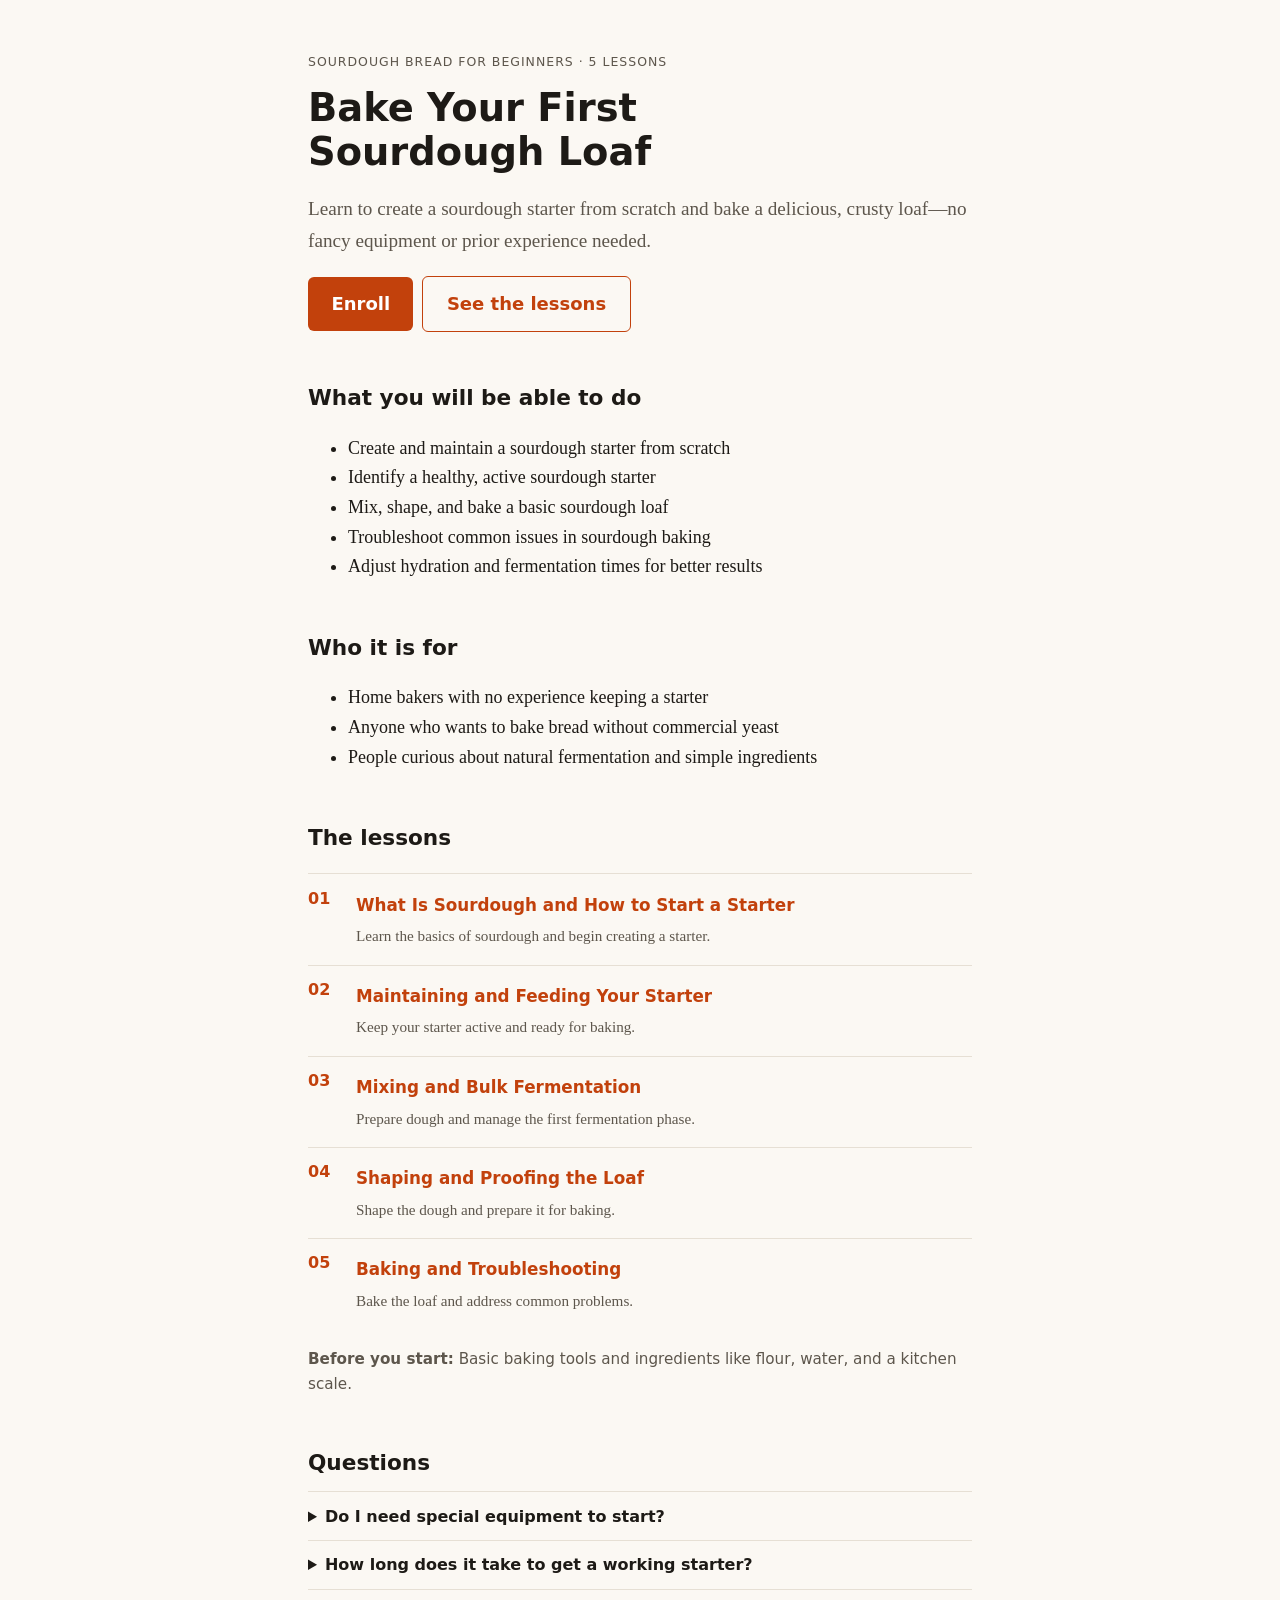
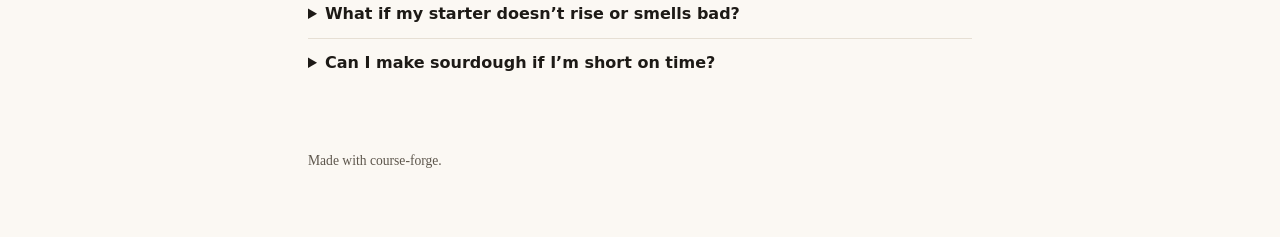
<file: examples/sourdough/site/index.html>
<!doctype html><html lang="en"><head><meta charset="utf-8"><meta name="viewport" content="width=device-width,initial-scale=1"><title>Sourdough Bread for Beginners</title><link rel="stylesheet" href="style.css"></head><body><div class="wrap"><p class="label">Sourdough Bread for Beginners · 5 lessons</p><h1>Bake Your First Sourdough Loaf</h1><p class="lead">Learn to create a sourdough starter from scratch and bake a delicious, crusty loaf—no fancy equipment or prior experience needed.</p><p><a class="btn" id="enroll" href="#enroll">Enroll</a><a class="btn ghost" href="#syllabus">See the lessons</a></p><h2>What you will be able to do</h2><ul><li>Create and maintain a sourdough starter from scratch</li><li>Identify a healthy, active sourdough starter</li><li>Mix, shape, and bake a basic sourdough loaf</li><li>Troubleshoot common issues in sourdough baking</li><li>Adjust hydration and fermentation times for better results</li></ul><h2>Who it is for</h2><ul><li>Home bakers with no experience keeping a starter</li><li>Anyone who wants to bake bread without commercial yeast</li><li>People curious about natural fermentation and simple ingredients</li></ul><h2 id="syllabus">The lessons</h2><ol class="syllabus"><li><a href="lessons/01.html">What Is Sourdough and How to Start a Starter</a><p>Learn the basics of sourdough and begin creating a starter.</p></li><li><a href="lessons/02.html">Maintaining and Feeding Your Starter</a><p>Keep your starter active and ready for baking.</p></li><li><a href="lessons/03.html">Mixing and Bulk Fermentation</a><p>Prepare dough and manage the first fermentation phase.</p></li><li><a href="lessons/04.html">Shaping and Proofing the Loaf</a><p>Shape the dough and prepare it for baking.</p></li><li><a href="lessons/05.html">Baking and Troubleshooting</a><p>Bake the loaf and address common problems.</p></li></ol><p class="meta"><strong>Before you start:</strong> Basic baking tools and ingredients like flour, water, and a kitchen scale.</p><h2>Questions</h2><details><summary>Do I need special equipment to start?</summary><p>No. You only need a jar, flour, and water. Everything else is basic kitchen gear. We’ll walk you through what you need step by step.</p></details><details><summary>How long does it take to get a working starter?</summary><p>Most people see signs of activity in 5 to 7 days, but it can take up to 10. The key is consistent feeding and patience—no rush.</p></details><details><summary>What if my starter doesn’t rise or smells bad?</summary><p>A sour or slightly funky smell is normal. If it’s slimy or has mold, discard it and start over. Most issues come from inconsistent feeding or temperature.</p></details><details><summary>Can I make sourdough if I’m short on time?</summary><p>Yes. We cover flexible schedules and simple timing adjustments. Even with a busy life, you can maintain a starter and bake every few weeks.</p></details><footer>Made with course-forge.</footer></div></body></html>
</file>
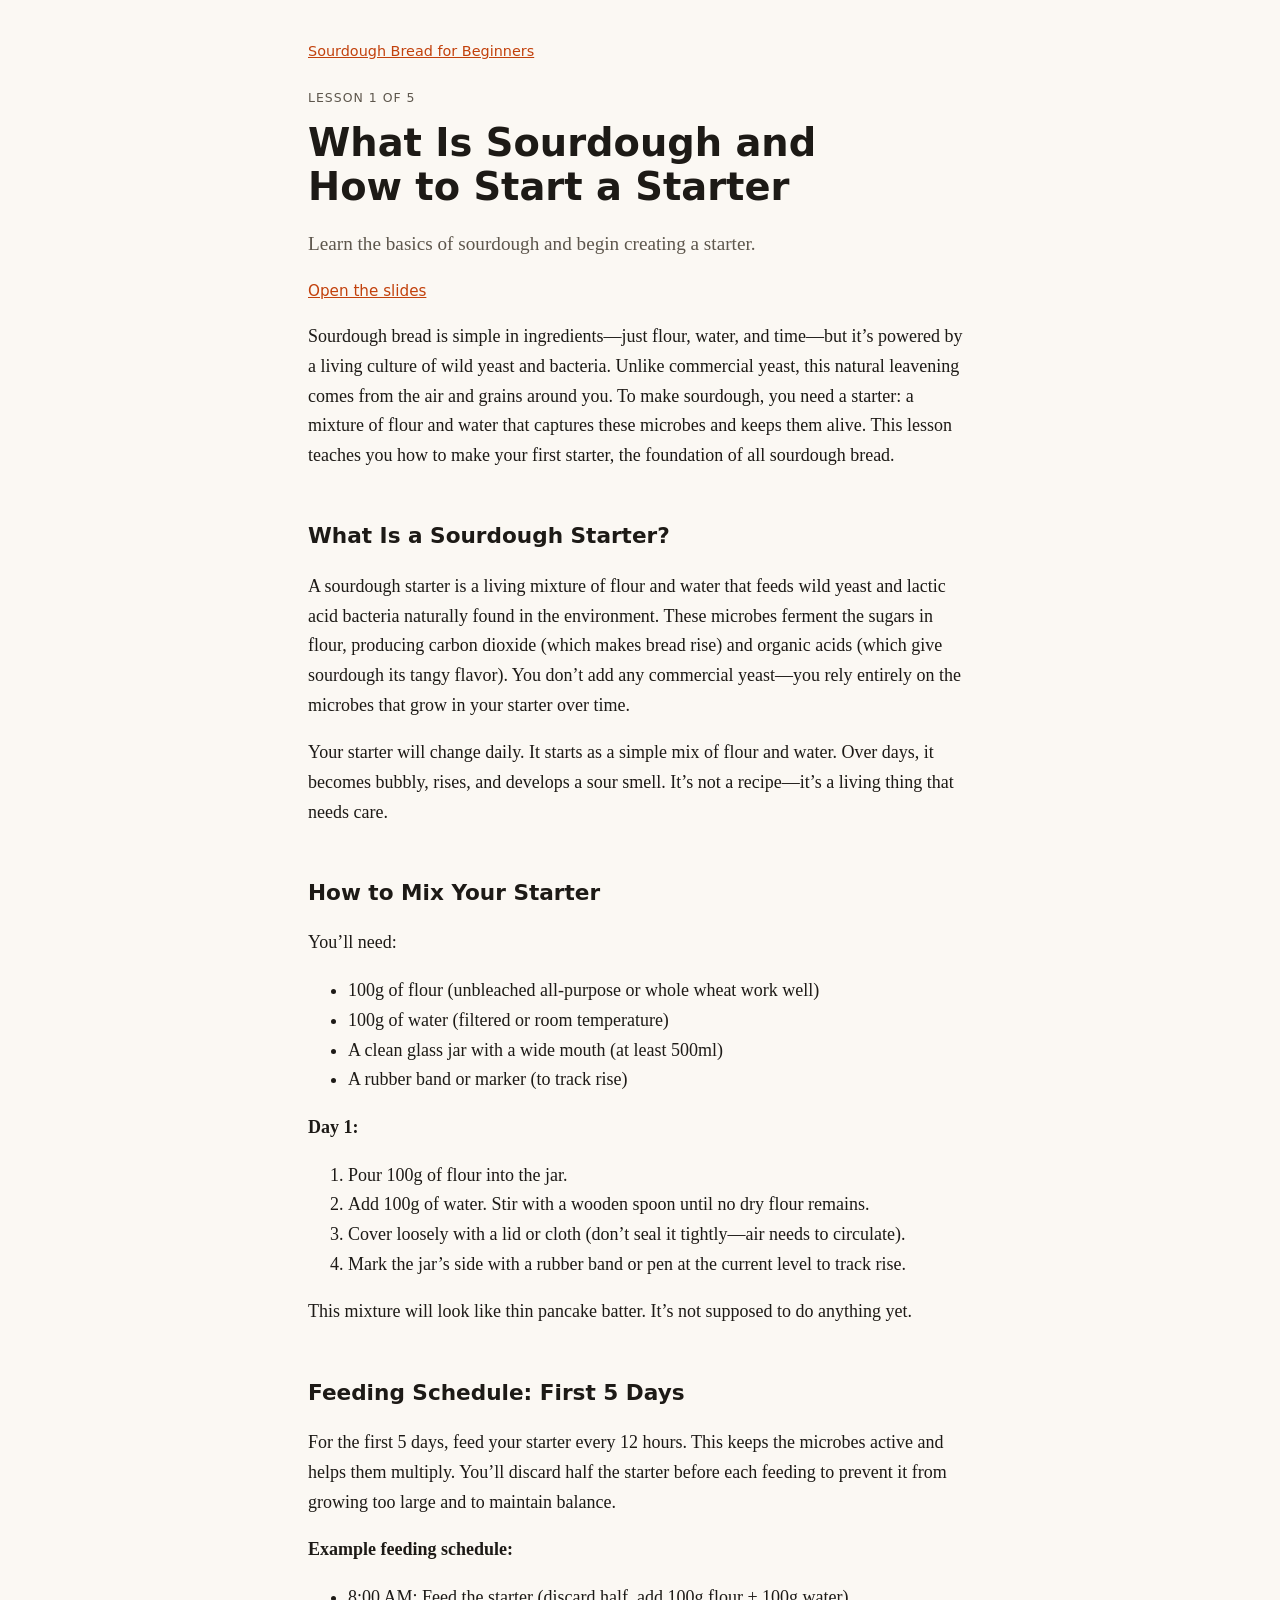
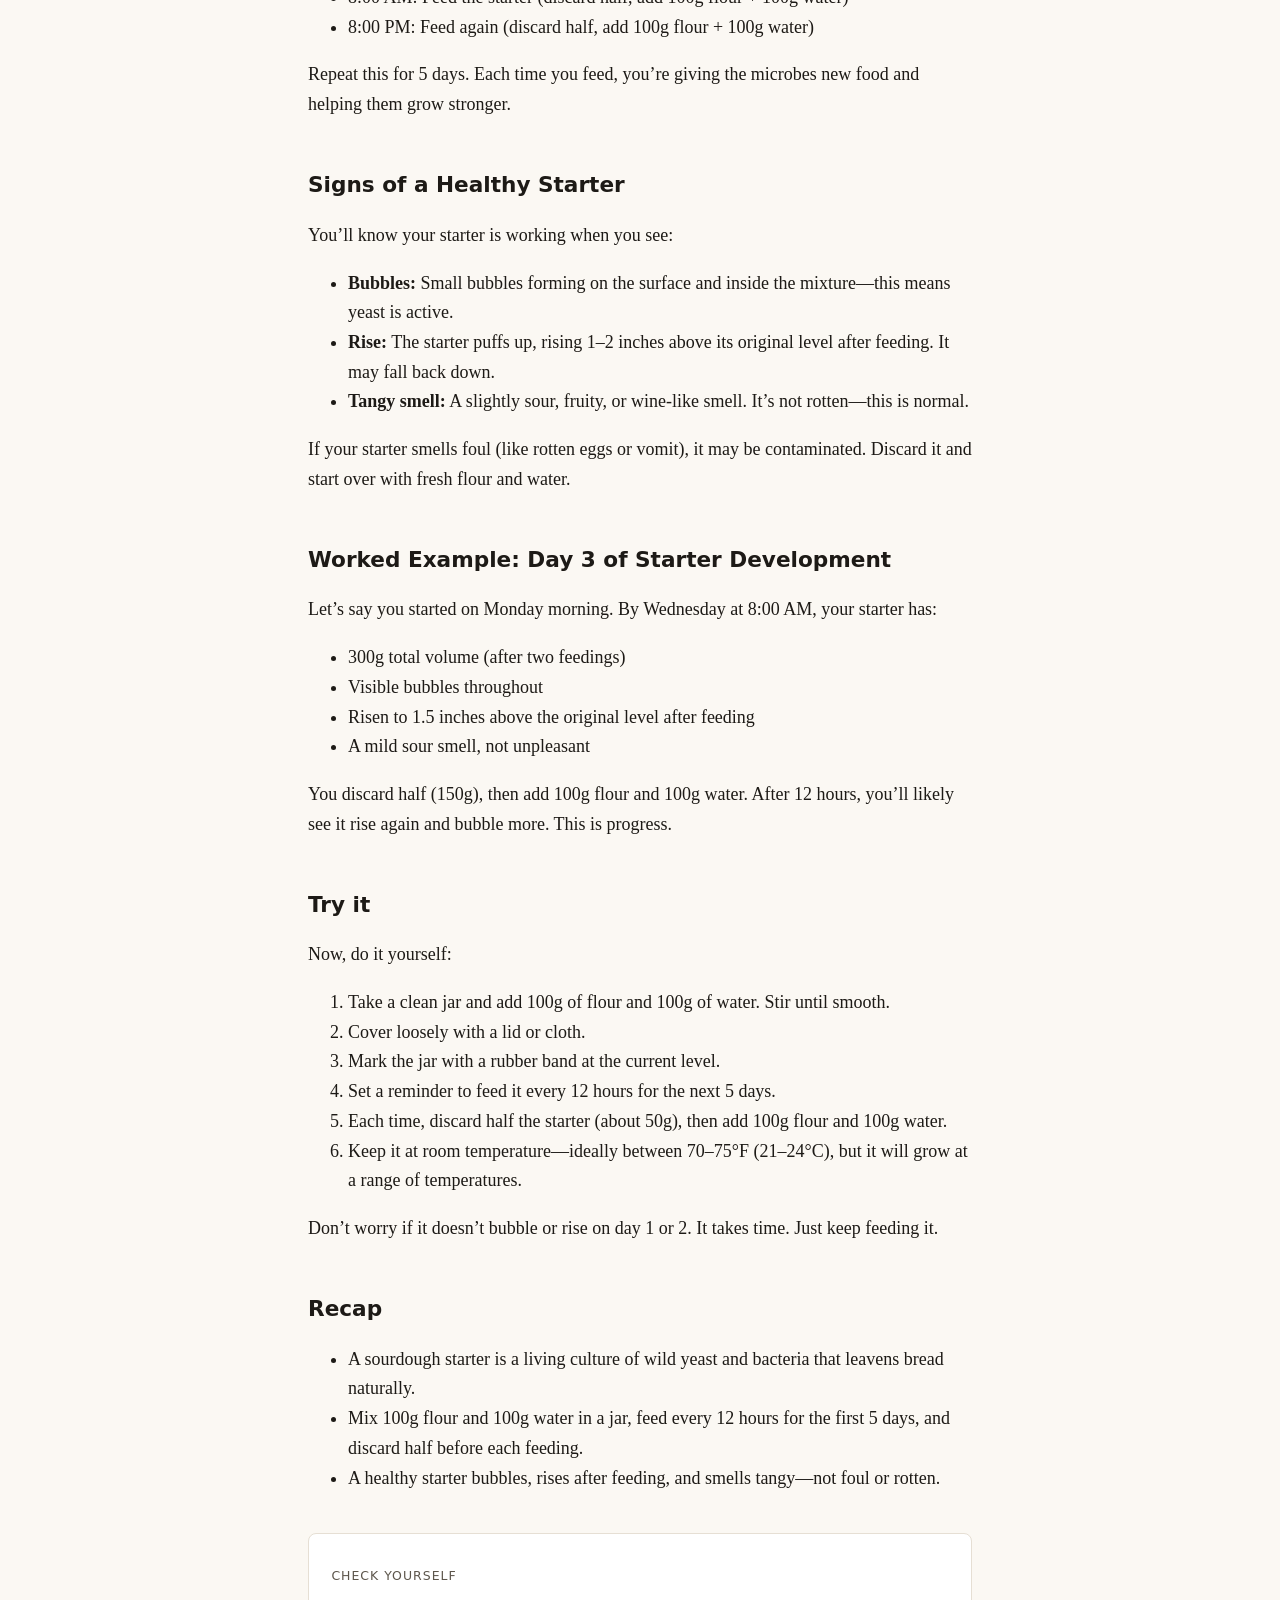
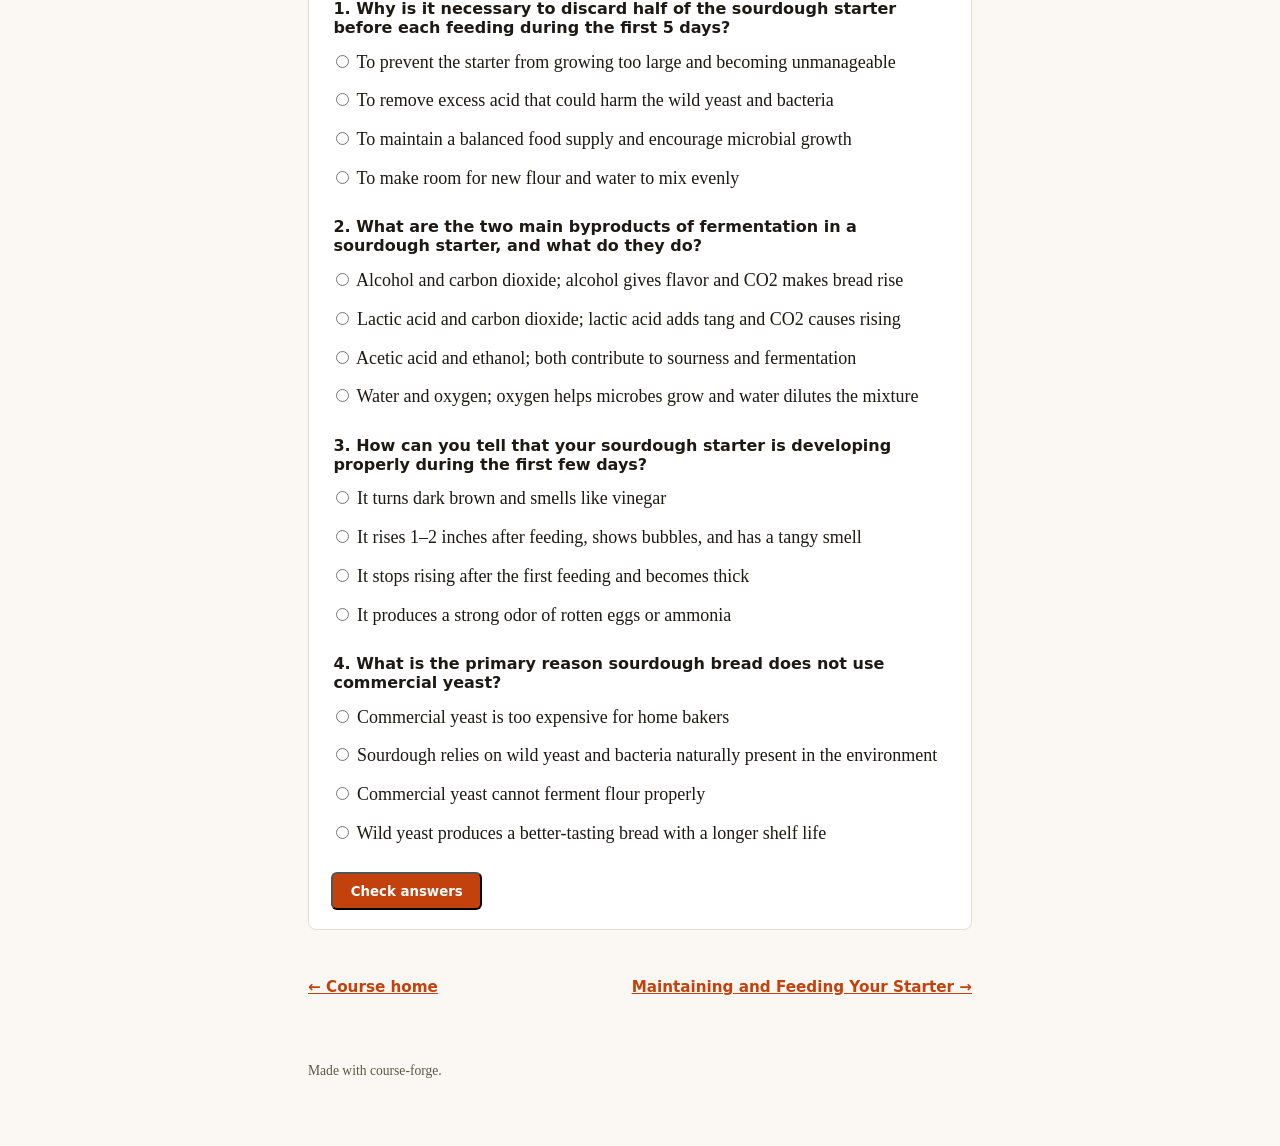
<file: examples/sourdough/site/lessons/01.html>
<!doctype html><html lang="en"><head><meta charset="utf-8"><meta name="viewport" content="width=device-width,initial-scale=1"><title>What Is Sourdough and How to Start a Starter - Sourdough Bread for Beginners</title><link rel="stylesheet" href="../style.css"></head><body><div class="wrap"><nav class="top"><a href="../index.html">Sourdough Bread for Beginners</a></nav><p class="label">Lesson 1 of 5</p><h1>What Is Sourdough and How to Start a Starter</h1><p class="lead">Learn the basics of sourdough and begin creating a starter.</p><p class="meta"><a href="../slides/01.html">Open the slides</a></p><p>Sourdough bread is simple in ingredients—just flour, water, and time—but it’s powered by a living culture of wild yeast and bacteria. Unlike commercial yeast, this natural leavening comes from the air and grains around you. To make sourdough, you need a starter: a mixture of flour and water that captures these microbes and keeps them alive. This lesson teaches you how to make your first starter, the foundation of all sourdough bread.</p>
<h2>What Is a Sourdough Starter?</h2>
<p>A sourdough starter is a living mixture of flour and water that feeds wild yeast and lactic acid bacteria naturally found in the environment. These microbes ferment the sugars in flour, producing carbon dioxide (which makes bread rise) and organic acids (which give sourdough its tangy flavor). You don’t add any commercial yeast—you rely entirely on the microbes that grow in your starter over time.</p>
<p>Your starter will change daily. It starts as a simple mix of flour and water. Over days, it becomes bubbly, rises, and develops a sour smell. It’s not a recipe—it’s a living thing that needs care.</p>
<h2>How to Mix Your Starter</h2>
<p>You’ll need:</p>
<ul><li>100g of flour (unbleached all-purpose or whole wheat work well)</li><li>100g of water (filtered or room temperature)</li><li>A clean glass jar with a wide mouth (at least 500ml)</li><li>A rubber band or marker (to track rise)</li></ul>
<p><strong>Day 1:</strong></p>
<ol><li>Pour 100g of flour into the jar.</li><li>Add 100g of water. Stir with a wooden spoon until no dry flour remains.</li><li>Cover loosely with a lid or cloth (don’t seal it tightly—air needs to circulate).</li><li>Mark the jar’s side with a rubber band or pen at the current level to track rise.</li></ol>
<p>This mixture will look like thin pancake batter. It’s not supposed to do anything yet.</p>
<h2>Feeding Schedule: First 5 Days</h2>
<p>For the first 5 days, feed your starter every 12 hours. This keeps the microbes active and helps them multiply. You’ll discard half the starter before each feeding to prevent it from growing too large and to maintain balance.</p>
<p><strong>Example feeding schedule:</strong></p>
<ul><li>8:00 AM: Feed the starter (discard half, add 100g flour + 100g water)</li><li>8:00 PM: Feed again (discard half, add 100g flour + 100g water)</li></ul>
<p>Repeat this for 5 days. Each time you feed, you’re giving the microbes new food and helping them grow stronger.</p>
<h2>Signs of a Healthy Starter</h2>
<p>You’ll know your starter is working when you see:</p>
<ul><li><strong>Bubbles:</strong> Small bubbles forming on the surface and inside the mixture—this means yeast is active.</li><li><strong>Rise:</strong> The starter puffs up, rising 1–2 inches above its original level after feeding. It may fall back down.</li><li><strong>Tangy smell:</strong> A slightly sour, fruity, or wine-like smell. It’s not rotten—this is normal.</li></ul>
<p>If your starter smells foul (like rotten eggs or vomit), it may be contaminated. Discard it and start over with fresh flour and water.</p>
<h2>Worked Example: Day 3 of Starter Development</h2>
<p>Let’s say you started on Monday morning. By Wednesday at 8:00 AM, your starter has:</p>
<ul><li>300g total volume (after two feedings)</li><li>Visible bubbles throughout</li><li>Risen to 1.5 inches above the original level after feeding</li><li>A mild sour smell, not unpleasant</li></ul>
<p>You discard half (150g), then add 100g flour and 100g water. After 12 hours, you’ll likely see it rise again and bubble more. This is progress.</p>
<h2>Try it</h2>
<p>Now, do it yourself:</p>
<ol><li>Take a clean jar and add 100g of flour and 100g of water. Stir until smooth.</li><li>Cover loosely with a lid or cloth.</li><li>Mark the jar with a rubber band at the current level.</li><li>Set a reminder to feed it every 12 hours for the next 5 days.</li><li>Each time, discard half the starter (about 50g), then add 100g flour and 100g water.</li><li>Keep it at room temperature—ideally between 70–75°F (21–24°C), but it will grow at a range of temperatures.</li></ol>
<p>Don’t worry if it doesn’t bubble or rise on day 1 or 2. It takes time. Just keep feeding it.</p>
<h2>Recap</h2>
<ul><li>A sourdough starter is a living culture of wild yeast and bacteria that leavens bread naturally.</li><li>Mix 100g flour and 100g water in a jar, feed every 12 hours for the first 5 days, and discard half before each feeding.</li><li>A healthy starter bubbles, rises after feeding, and smells tangy—not foul or rotten.</li></ul><form class="quiz"><p class="label">Check yourself</p><fieldset data-answer="2"><legend>1. Why is it necessary to discard half of the sourdough starter before each feeding during the first 5 days?</legend><label><input type="radio" name="q0" value="0"> To prevent the starter from growing too large and becoming unmanageable</label><label><input type="radio" name="q0" value="1"> To remove excess acid that could harm the wild yeast and bacteria</label><label><input type="radio" name="q0" value="2"> To maintain a balanced food supply and encourage microbial growth</label><label><input type="radio" name="q0" value="3"> To make room for new flour and water to mix evenly</label><p class="why">Discarding half the starter maintains a healthy balance of microbes and prevents the buildup of too much acid, which could inhibit yeast activity.</p></fieldset><fieldset data-answer="1"><legend>2. What are the two main byproducts of fermentation in a sourdough starter, and what do they do?</legend><label><input type="radio" name="q1" value="0"> Alcohol and carbon dioxide; alcohol gives flavor and CO2 makes bread rise</label><label><input type="radio" name="q1" value="1"> Lactic acid and carbon dioxide; lactic acid adds tang and CO2 causes rising</label><label><input type="radio" name="q1" value="2"> Acetic acid and ethanol; both contribute to sourness and fermentation</label><label><input type="radio" name="q1" value="3"> Water and oxygen; oxygen helps microbes grow and water dilutes the mixture</label><p class="why">Lactic acid provides the tangy flavor, and carbon dioxide is produced by yeast to make the bread rise.</p></fieldset><fieldset data-answer="1"><legend>3. How can you tell that your sourdough starter is developing properly during the first few days?</legend><label><input type="radio" name="q2" value="0"> It turns dark brown and smells like vinegar</label><label><input type="radio" name="q2" value="1"> It rises 1–2 inches after feeding, shows bubbles, and has a tangy smell</label><label><input type="radio" name="q2" value="2"> It stops rising after the first feeding and becomes thick</label><label><input type="radio" name="q2" value="3"> It produces a strong odor of rotten eggs or ammonia</label><p class="why">A healthy starter rises after feeding, develops visible bubbles, and emits a tangy, fruity, or wine-like aroma.</p></fieldset><fieldset data-answer="1"><legend>4. What is the primary reason sourdough bread does not use commercial yeast?</legend><label><input type="radio" name="q3" value="0"> Commercial yeast is too expensive for home bakers</label><label><input type="radio" name="q3" value="1"> Sourdough relies on wild yeast and bacteria naturally present in the environment</label><label><input type="radio" name="q3" value="2"> Commercial yeast cannot ferment flour properly</label><label><input type="radio" name="q3" value="3"> Wild yeast produces a better-tasting bread with a longer shelf life</label><p class="why">Sourdough bread uses naturally occurring wild yeast and bacteria from the air and flour, eliminating the need for commercial yeast.</p></fieldset><button class="btn" type="submit">Check answers</button> <span class="score meta"></span></form><script>
document.querySelectorAll('form.quiz').forEach(f => f.addEventListener('submit', e => {
  e.preventDefault(); let n = 0;
  f.querySelectorAll('fieldset').forEach(fs => {
    const pick = fs.querySelector('input:checked'); fs.classList.remove('right', 'wrong');
    if (!pick) return;
    const ok = pick.value === fs.dataset.answer; if (ok) n++;
    fs.classList.add(ok ? 'right' : 'wrong');
  });
  f.querySelector('.score').textContent = n + ' of ' + f.querySelectorAll('fieldset').length + ' correct';
}));
</script><div class="pager"><a href="../index.html">← Course home</a><a href="02.html">Maintaining and Feeding Your Starter →</a></div><footer>Made with course-forge.</footer></div></body></html>
</file>
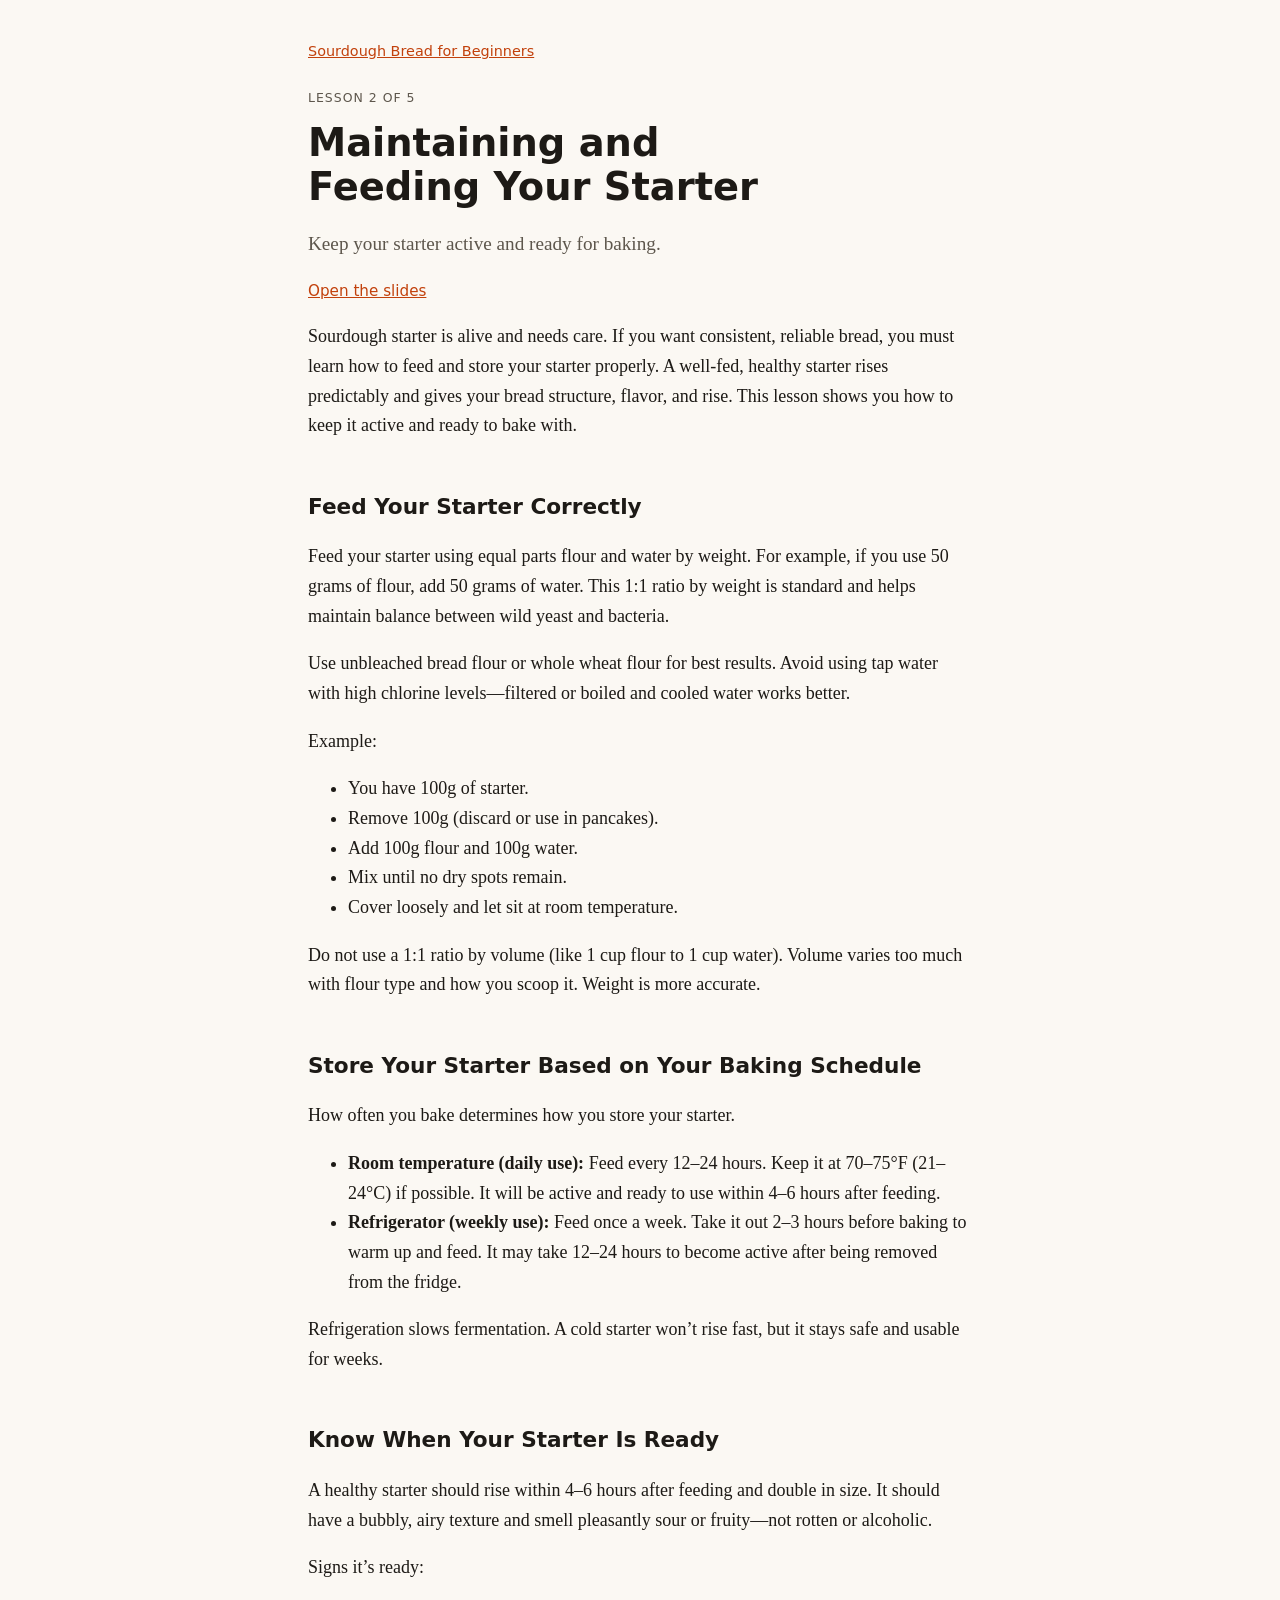
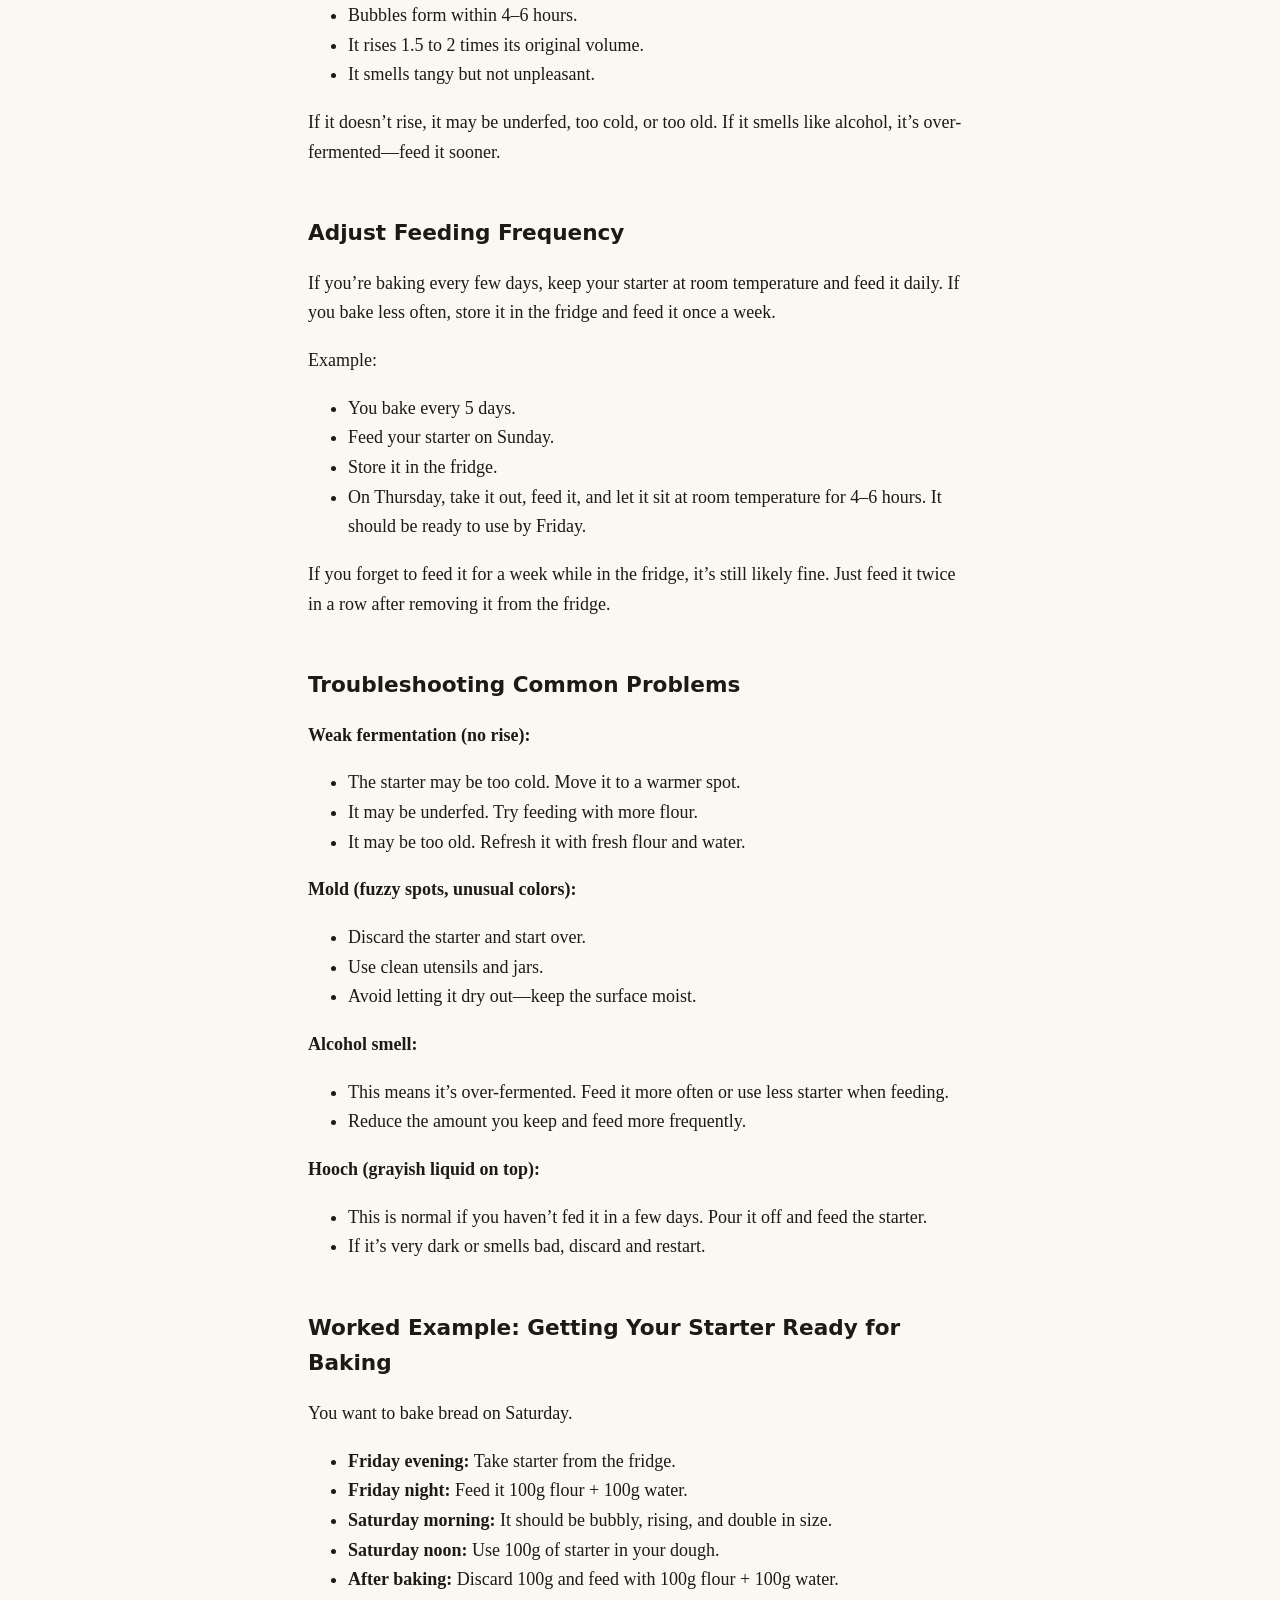
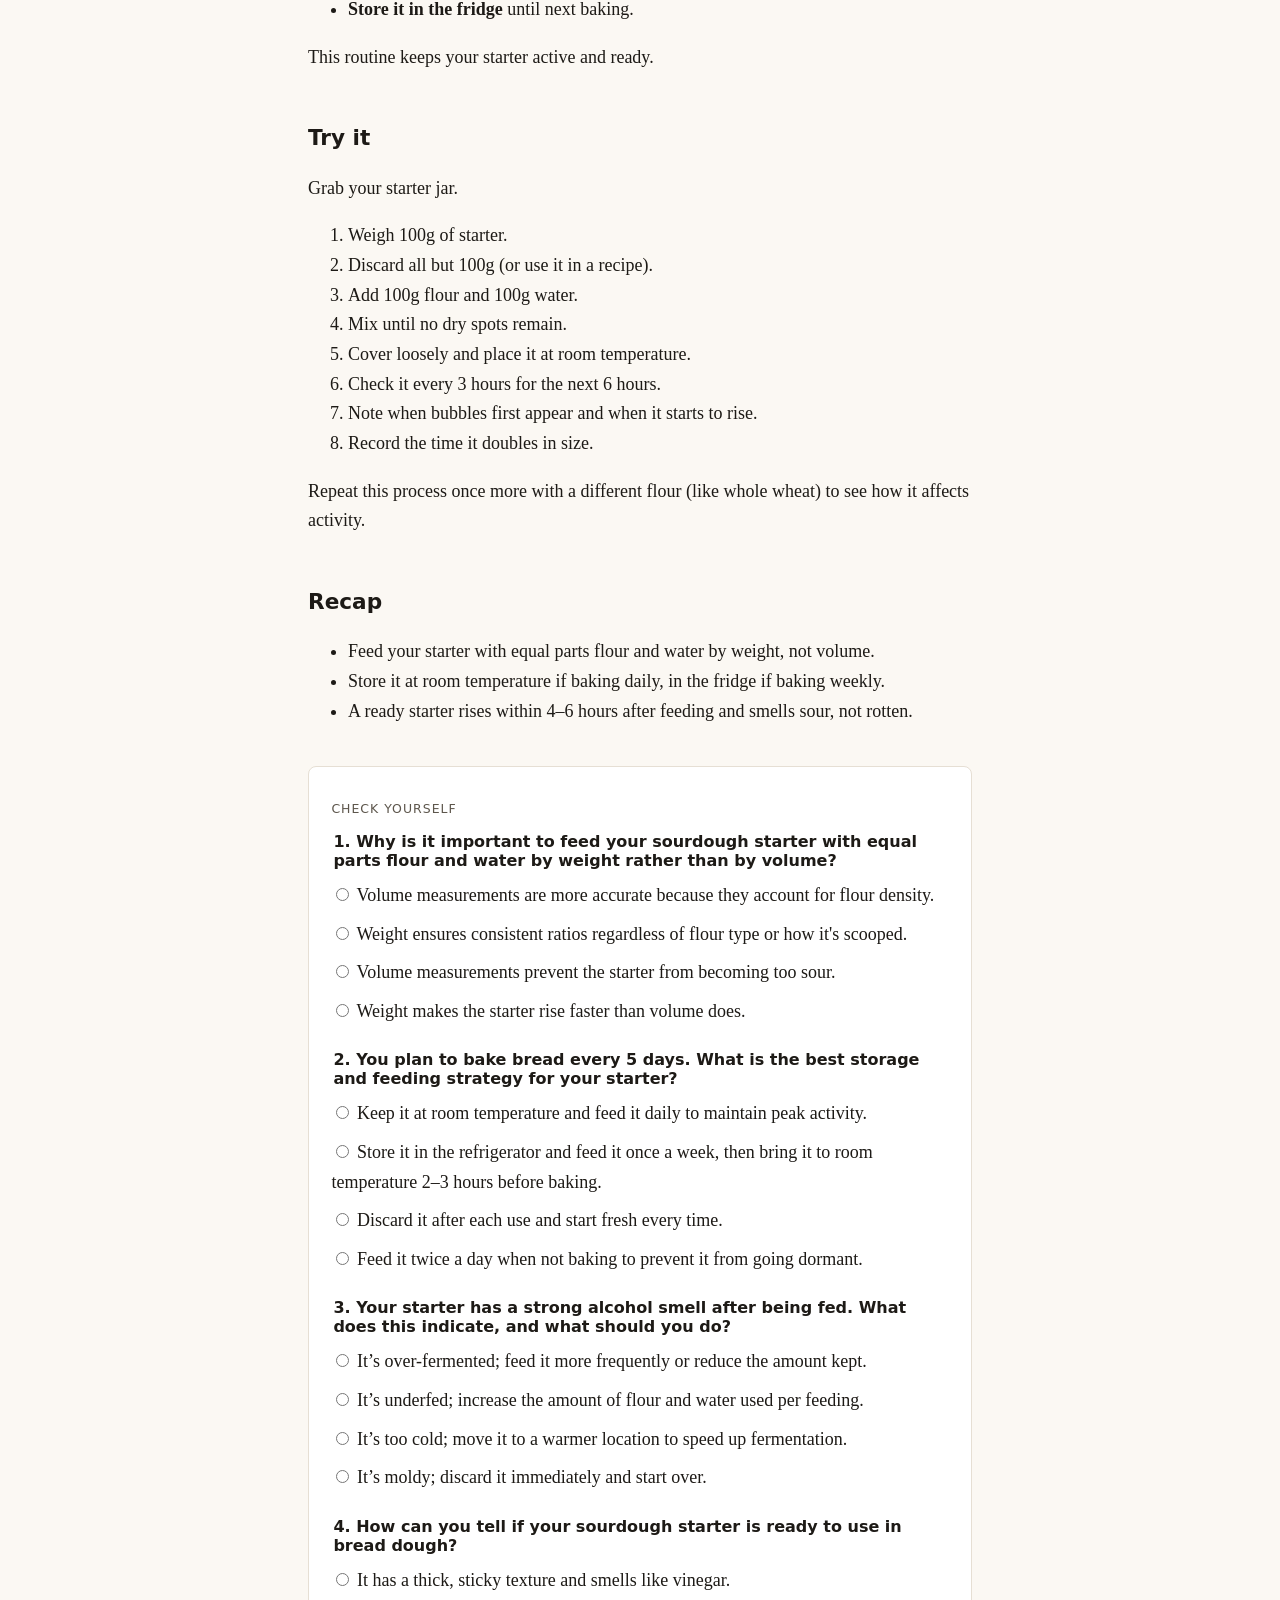
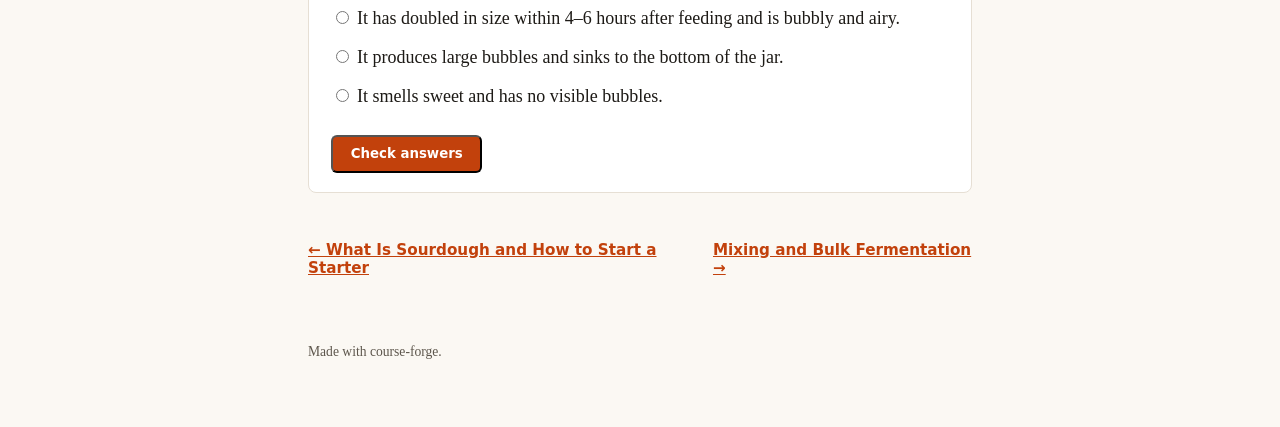
<file: examples/sourdough/site/lessons/02.html>
<!doctype html><html lang="en"><head><meta charset="utf-8"><meta name="viewport" content="width=device-width,initial-scale=1"><title>Maintaining and Feeding Your Starter - Sourdough Bread for Beginners</title><link rel="stylesheet" href="../style.css"></head><body><div class="wrap"><nav class="top"><a href="../index.html">Sourdough Bread for Beginners</a></nav><p class="label">Lesson 2 of 5</p><h1>Maintaining and Feeding Your Starter</h1><p class="lead">Keep your starter active and ready for baking.</p><p class="meta"><a href="../slides/02.html">Open the slides</a></p><p>Sourdough starter is alive and needs care. If you want consistent, reliable bread, you must learn how to feed and store your starter properly. A well-fed, healthy starter rises predictably and gives your bread structure, flavor, and rise. This lesson shows you how to keep it active and ready to bake with.</p>
<h2>Feed Your Starter Correctly</h2>
<p>Feed your starter using equal parts flour and water by weight. For example, if you use 50 grams of flour, add 50 grams of water. This 1:1 ratio by weight is standard and helps maintain balance between wild yeast and bacteria.</p>
<p>Use unbleached bread flour or whole wheat flour for best results. Avoid using tap water with high chlorine levels—filtered or boiled and cooled water works better.</p>
<p>Example:</p>
<ul><li>You have 100g of starter.</li><li>Remove 100g (discard or use in pancakes).</li><li>Add 100g flour and 100g water.</li><li>Mix until no dry spots remain.</li><li>Cover loosely and let sit at room temperature.</li></ul>
<p>Do not use a 1:1 ratio by volume (like 1 cup flour to 1 cup water). Volume varies too much with flour type and how you scoop it. Weight is more accurate.</p>
<h2>Store Your Starter Based on Your Baking Schedule</h2>
<p>How often you bake determines how you store your starter.</p>
<ul><li><strong>Room temperature (daily use):</strong> Feed every 12–24 hours. Keep it at 70–75°F (21–24°C) if possible. It will be active and ready to use within 4–6 hours after feeding.</li><li><strong>Refrigerator (weekly use):</strong> Feed once a week. Take it out 2–3 hours before baking to warm up and feed. It may take 12–24 hours to become active after being removed from the fridge.</li></ul>
<p>Refrigeration slows fermentation. A cold starter won’t rise fast, but it stays safe and usable for weeks.</p>
<h2>Know When Your Starter Is Ready</h2>
<p>A healthy starter should rise within 4–6 hours after feeding and double in size. It should have a bubbly, airy texture and smell pleasantly sour or fruity—not rotten or alcoholic.</p>
<p>Signs it’s ready:</p>
<ul><li>Bubbles form within 4–6 hours.</li><li>It rises 1.5 to 2 times its original volume.</li><li>It smells tangy but not unpleasant.</li></ul>
<p>If it doesn’t rise, it may be underfed, too cold, or too old. If it smells like alcohol, it’s over-fermented—feed it sooner.</p>
<h2>Adjust Feeding Frequency</h2>
<p>If you’re baking every few days, keep your starter at room temperature and feed it daily. If you bake less often, store it in the fridge and feed it once a week.</p>
<p>Example:</p>
<ul><li>You bake every 5 days.</li><li>Feed your starter on Sunday.</li><li>Store it in the fridge.</li><li>On Thursday, take it out, feed it, and let it sit at room temperature for 4–6 hours. It should be ready to use by Friday.</li></ul>
<p>If you forget to feed it for a week while in the fridge, it’s still likely fine. Just feed it twice in a row after removing it from the fridge.</p>
<h2>Troubleshooting Common Problems</h2>
<p><strong>Weak fermentation (no rise):</strong></p>
<ul><li>The starter may be too cold. Move it to a warmer spot.</li><li>It may be underfed. Try feeding with more flour.</li><li>It may be too old. Refresh it with fresh flour and water.</li></ul>
<p><strong>Mold (fuzzy spots, unusual colors):</strong></p>
<ul><li>Discard the starter and start over.</li><li>Use clean utensils and jars.</li><li>Avoid letting it dry out—keep the surface moist.</li></ul>
<p><strong>Alcohol smell:</strong></p>
<ul><li>This means it’s over-fermented. Feed it more often or use less starter when feeding.</li><li>Reduce the amount you keep and feed more frequently.</li></ul>
<p><strong>Hooch (grayish liquid on top):</strong></p>
<ul><li>This is normal if you haven’t fed it in a few days. Pour it off and feed the starter.</li><li>If it’s very dark or smells bad, discard and restart.</li></ul>
<h2>Worked Example: Getting Your Starter Ready for Baking</h2>
<p>You want to bake bread on Saturday.</p>
<ul><li><strong>Friday evening:</strong> Take starter from the fridge.</li><li><strong>Friday night:</strong> Feed it 100g flour + 100g water.</li><li><strong>Saturday morning:</strong> It should be bubbly, rising, and double in size.</li><li><strong>Saturday noon:</strong> Use 100g of starter in your dough.</li><li><strong>After baking:</strong> Discard 100g and feed with 100g flour + 100g water.</li><li><strong>Store it in the fridge</strong> until next baking.</li></ul>
<p>This routine keeps your starter active and ready.</p>
<h2>Try it</h2>
<p>Grab your starter jar.</p>
<ol><li>Weigh 100g of starter.</li><li>Discard all but 100g (or use it in a recipe).</li><li>Add 100g flour and 100g water.</li><li>Mix until no dry spots remain.</li><li>Cover loosely and place it at room temperature.</li><li>Check it every 3 hours for the next 6 hours.</li><li>Note when bubbles first appear and when it starts to rise.</li><li>Record the time it doubles in size.</li></ol>
<p>Repeat this process once more with a different flour (like whole wheat) to see how it affects activity.</p>
<h2>Recap</h2>
<ul><li>Feed your starter with equal parts flour and water by weight, not volume.</li><li>Store it at room temperature if baking daily, in the fridge if baking weekly.</li><li>A ready starter rises within 4–6 hours after feeding and smells sour, not rotten.</li></ul><form class="quiz"><p class="label">Check yourself</p><fieldset data-answer="1"><legend>1. Why is it important to feed your sourdough starter with equal parts flour and water by weight rather than by volume?</legend><label><input type="radio" name="q0" value="0"> Volume measurements are more accurate because they account for flour density.</label><label><input type="radio" name="q0" value="1"> Weight ensures consistent ratios regardless of flour type or how it&#x27;s scooped.</label><label><input type="radio" name="q0" value="2"> Volume measurements prevent the starter from becoming too sour.</label><label><input type="radio" name="q0" value="3"> Weight makes the starter rise faster than volume does.</label><p class="why">Weight provides consistent and accurate ratios, while volume varies significantly with flour type and packing.</p></fieldset><fieldset data-answer="1"><legend>2. You plan to bake bread every 5 days. What is the best storage and feeding strategy for your starter?</legend><label><input type="radio" name="q1" value="0"> Keep it at room temperature and feed it daily to maintain peak activity.</label><label><input type="radio" name="q1" value="1"> Store it in the refrigerator and feed it once a week, then bring it to room temperature 2–3 hours before baking.</label><label><input type="radio" name="q1" value="2"> Discard it after each use and start fresh every time.</label><label><input type="radio" name="q1" value="3"> Feed it twice a day when not baking to prevent it from going dormant.</label><p class="why">Storing the starter in the fridge slows fermentation, making weekly feeding sufficient for infrequent bakers.</p></fieldset><fieldset data-answer="0"><legend>3. Your starter has a strong alcohol smell after being fed. What does this indicate, and what should you do?</legend><label><input type="radio" name="q2" value="0"> It’s over-fermented; feed it more frequently or reduce the amount kept.</label><label><input type="radio" name="q2" value="1"> It’s underfed; increase the amount of flour and water used per feeding.</label><label><input type="radio" name="q2" value="2"> It’s too cold; move it to a warmer location to speed up fermentation.</label><label><input type="radio" name="q2" value="3"> It’s moldy; discard it immediately and start over.</label><p class="why">A strong alcohol smell indicates over-fermentation, which means the starter has been left too long without feeding.</p></fieldset><fieldset data-answer="1"><legend>4. How can you tell if your sourdough starter is ready to use in bread dough?</legend><label><input type="radio" name="q3" value="0"> It has a thick, sticky texture and smells like vinegar.</label><label><input type="radio" name="q3" value="1"> It has doubled in size within 4–6 hours after feeding and is bubbly and airy.</label><label><input type="radio" name="q3" value="2"> It produces large bubbles and sinks to the bottom of the jar.</label><label><input type="radio" name="q3" value="3"> It smells sweet and has no visible bubbles.</label><p class="why">A ready starter doubles in size within 4–6 hours after feeding, shows active bubbling, and has a pleasant sour or fruity smell.</p></fieldset><button class="btn" type="submit">Check answers</button> <span class="score meta"></span></form><script>
document.querySelectorAll('form.quiz').forEach(f => f.addEventListener('submit', e => {
  e.preventDefault(); let n = 0;
  f.querySelectorAll('fieldset').forEach(fs => {
    const pick = fs.querySelector('input:checked'); fs.classList.remove('right', 'wrong');
    if (!pick) return;
    const ok = pick.value === fs.dataset.answer; if (ok) n++;
    fs.classList.add(ok ? 'right' : 'wrong');
  });
  f.querySelector('.score').textContent = n + ' of ' + f.querySelectorAll('fieldset').length + ' correct';
}));
</script><div class="pager"><a href="01.html">← What Is Sourdough and How to Start a Starter</a><a href="03.html">Mixing and Bulk Fermentation →</a></div><footer>Made with course-forge.</footer></div></body></html>
</file>
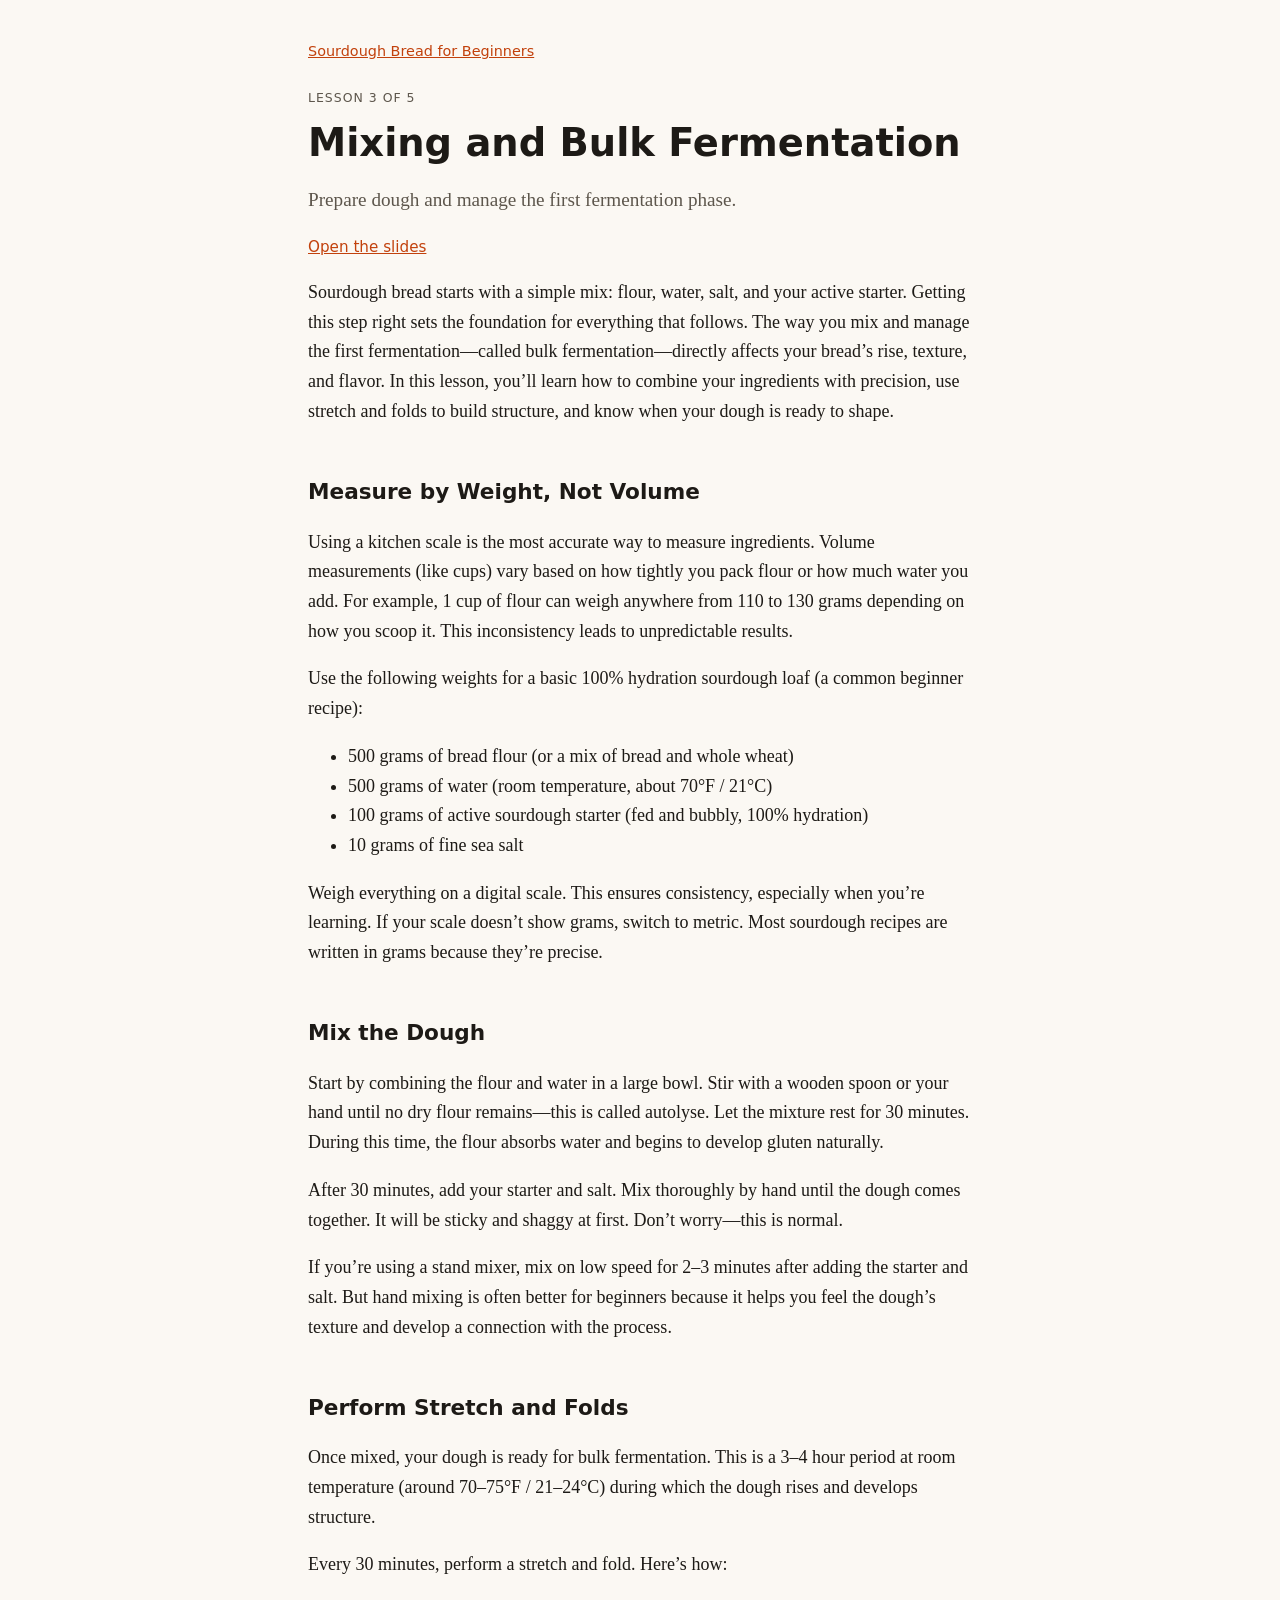
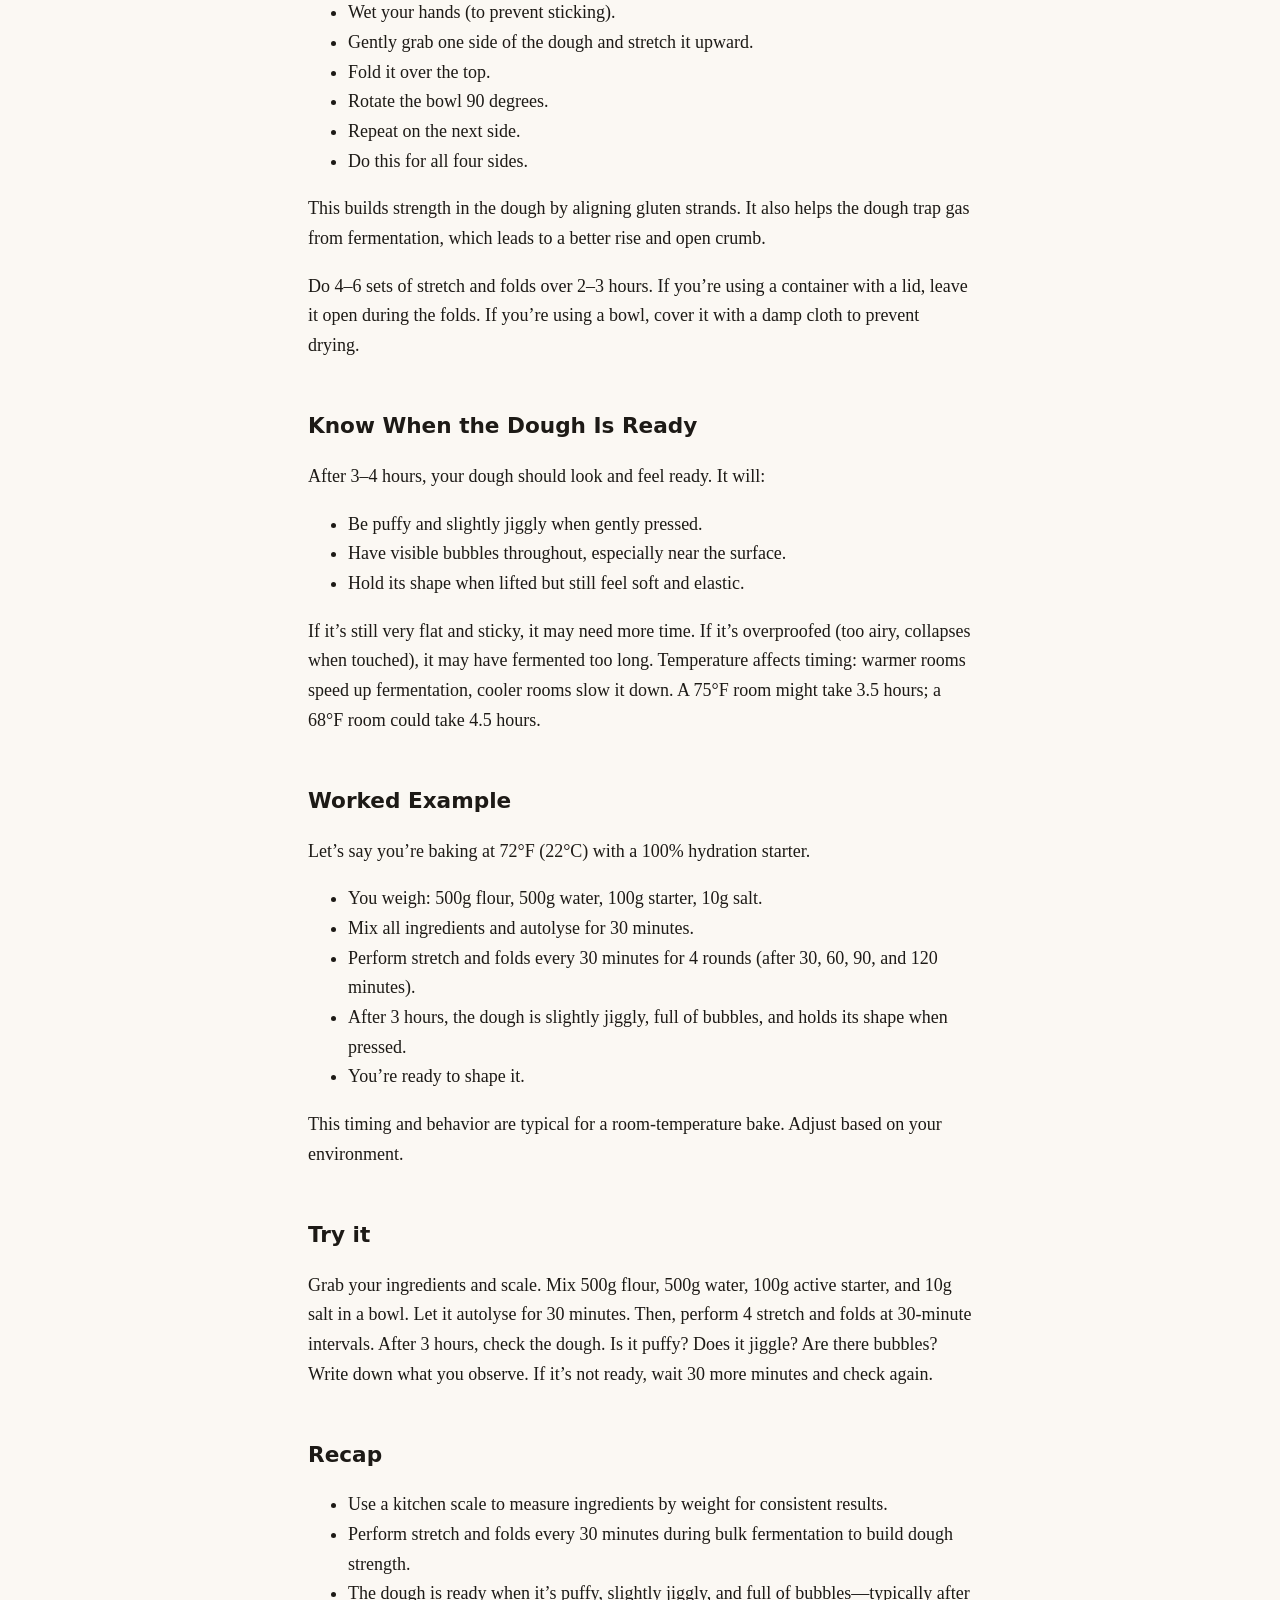
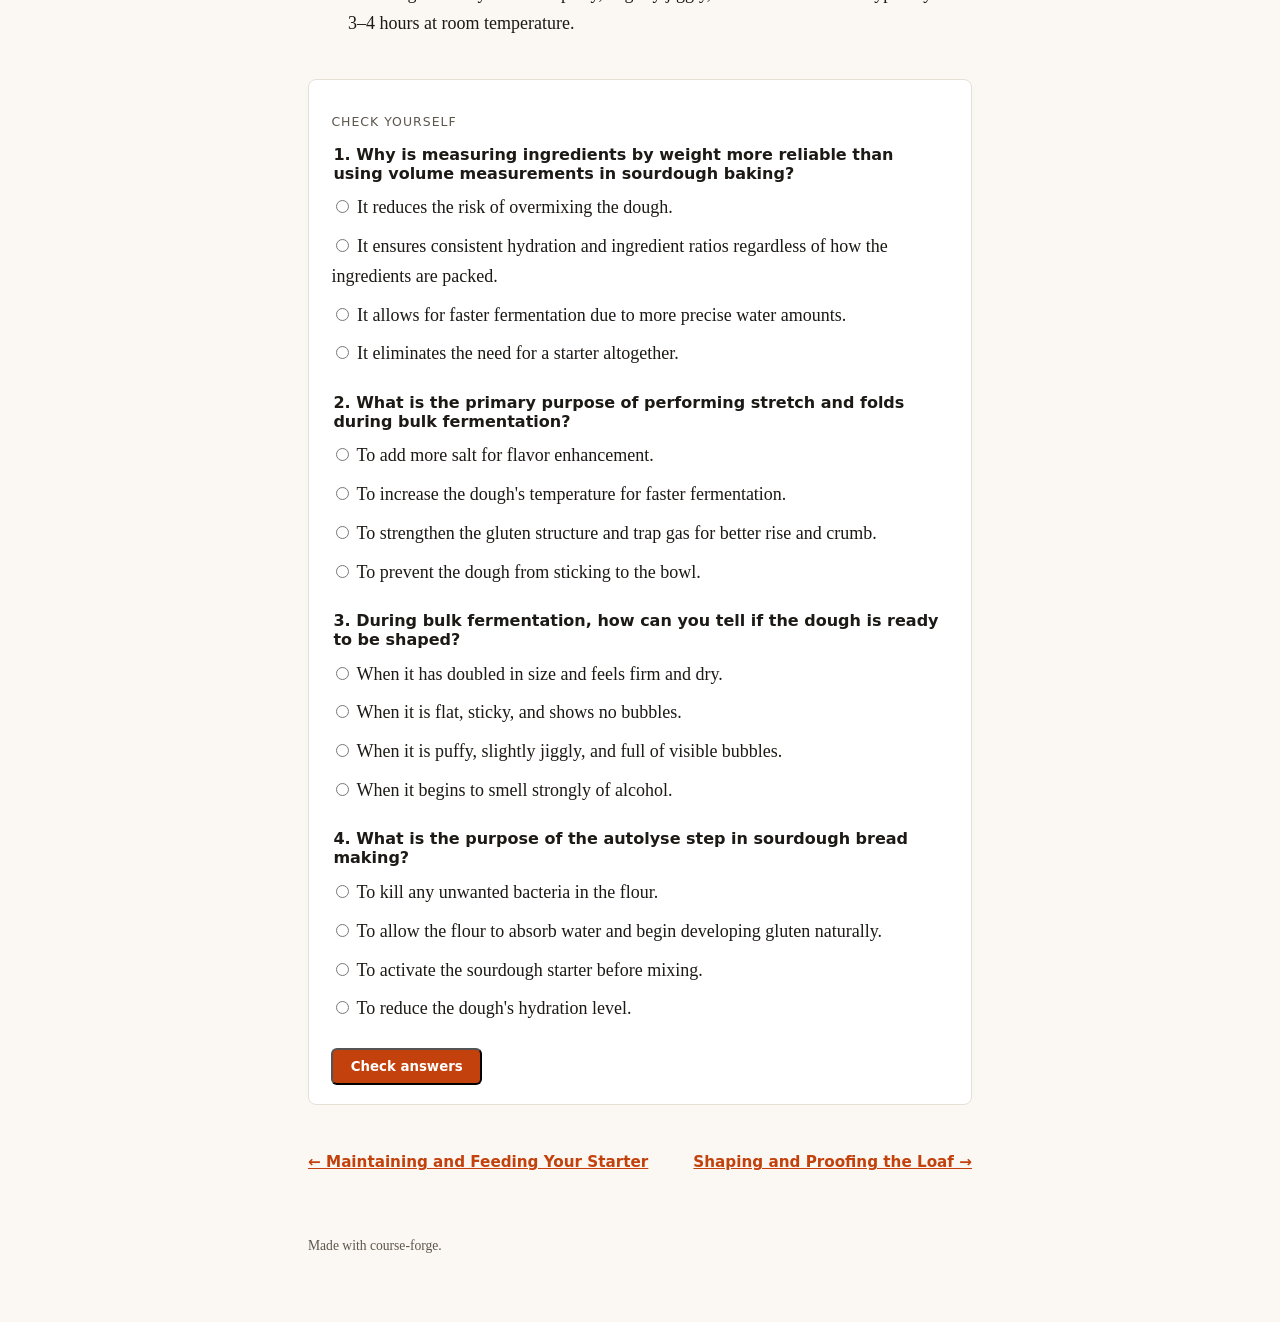
<file: examples/sourdough/site/lessons/03.html>
<!doctype html><html lang="en"><head><meta charset="utf-8"><meta name="viewport" content="width=device-width,initial-scale=1"><title>Mixing and Bulk Fermentation - Sourdough Bread for Beginners</title><link rel="stylesheet" href="../style.css"></head><body><div class="wrap"><nav class="top"><a href="../index.html">Sourdough Bread for Beginners</a></nav><p class="label">Lesson 3 of 5</p><h1>Mixing and Bulk Fermentation</h1><p class="lead">Prepare dough and manage the first fermentation phase.</p><p class="meta"><a href="../slides/03.html">Open the slides</a></p><p>Sourdough bread starts with a simple mix: flour, water, salt, and your active starter. Getting this step right sets the foundation for everything that follows. The way you mix and manage the first fermentation—called bulk fermentation—directly affects your bread’s rise, texture, and flavor. In this lesson, you’ll learn how to combine your ingredients with precision, use stretch and folds to build structure, and know when your dough is ready to shape.</p>
<h2>Measure by Weight, Not Volume</h2>
<p>Using a kitchen scale is the most accurate way to measure ingredients. Volume measurements (like cups) vary based on how tightly you pack flour or how much water you add. For example, 1 cup of flour can weigh anywhere from 110 to 130 grams depending on how you scoop it. This inconsistency leads to unpredictable results.</p>
<p>Use the following weights for a basic 100% hydration sourdough loaf (a common beginner recipe):</p>
<ul><li>500 grams of bread flour (or a mix of bread and whole wheat)</li><li>500 grams of water (room temperature, about 70°F / 21°C)</li><li>100 grams of active sourdough starter (fed and bubbly, 100% hydration)</li><li>10 grams of fine sea salt</li></ul>
<p>Weigh everything on a digital scale. This ensures consistency, especially when you’re learning. If your scale doesn’t show grams, switch to metric. Most sourdough recipes are written in grams because they’re precise.</p>
<h2>Mix the Dough</h2>
<p>Start by combining the flour and water in a large bowl. Stir with a wooden spoon or your hand until no dry flour remains—this is called autolyse. Let the mixture rest for 30 minutes. During this time, the flour absorbs water and begins to develop gluten naturally.</p>
<p>After 30 minutes, add your starter and salt. Mix thoroughly by hand until the dough comes together. It will be sticky and shaggy at first. Don’t worry—this is normal.</p>
<p>If you’re using a stand mixer, mix on low speed for 2–3 minutes after adding the starter and salt. But hand mixing is often better for beginners because it helps you feel the dough’s texture and develop a connection with the process.</p>
<h2>Perform Stretch and Folds</h2>
<p>Once mixed, your dough is ready for bulk fermentation. This is a 3–4 hour period at room temperature (around 70–75°F / 21–24°C) during which the dough rises and develops structure.</p>
<p>Every 30 minutes, perform a stretch and fold. Here’s how:</p>
<ul><li>Wet your hands (to prevent sticking).</li><li>Gently grab one side of the dough and stretch it upward.</li><li>Fold it over the top.</li><li>Rotate the bowl 90 degrees.</li><li>Repeat on the next side.</li><li>Do this for all four sides.</li></ul>
<p>This builds strength in the dough by aligning gluten strands. It also helps the dough trap gas from fermentation, which leads to a better rise and open crumb.</p>
<p>Do 4–6 sets of stretch and folds over 2–3 hours. If you’re using a container with a lid, leave it open during the folds. If you’re using a bowl, cover it with a damp cloth to prevent drying.</p>
<h2>Know When the Dough Is Ready</h2>
<p>After 3–4 hours, your dough should look and feel ready. It will:</p>
<ul><li>Be puffy and slightly jiggly when gently pressed.</li><li>Have visible bubbles throughout, especially near the surface.</li><li>Hold its shape when lifted but still feel soft and elastic.</li></ul>
<p>If it’s still very flat and sticky, it may need more time. If it’s overproofed (too airy, collapses when touched), it may have fermented too long. Temperature affects timing: warmer rooms speed up fermentation, cooler rooms slow it down. A 75°F room might take 3.5 hours; a 68°F room could take 4.5 hours.</p>
<h2>Worked Example</h2>
<p>Let’s say you’re baking at 72°F (22°C) with a 100% hydration starter.</p>
<ul><li>You weigh: 500g flour, 500g water, 100g starter, 10g salt.</li><li>Mix all ingredients and autolyse for 30 minutes.</li><li>Perform stretch and folds every 30 minutes for 4 rounds (after 30, 60, 90, and 120 minutes).</li><li>After 3 hours, the dough is slightly jiggly, full of bubbles, and holds its shape when pressed.</li><li>You’re ready to shape it.</li></ul>
<p>This timing and behavior are typical for a room-temperature bake. Adjust based on your environment.</p>
<h2>Try it</h2>
<p>Grab your ingredients and scale. Mix 500g flour, 500g water, 100g active starter, and 10g salt in a bowl. Let it autolyse for 30 minutes. Then, perform 4 stretch and folds at 30-minute intervals. After 3 hours, check the dough. Is it puffy? Does it jiggle? Are there bubbles? Write down what you observe. If it’s not ready, wait 30 more minutes and check again.</p>
<h2>Recap</h2>
<ul><li>Use a kitchen scale to measure ingredients by weight for consistent results.</li><li>Perform stretch and folds every 30 minutes during bulk fermentation to build dough strength.</li><li>The dough is ready when it’s puffy, slightly jiggly, and full of bubbles—typically after 3–4 hours at room temperature.</li></ul><form class="quiz"><p class="label">Check yourself</p><fieldset data-answer="1"><legend>1. Why is measuring ingredients by weight more reliable than using volume measurements in sourdough baking?</legend><label><input type="radio" name="q0" value="0"> It reduces the risk of overmixing the dough.</label><label><input type="radio" name="q0" value="1"> It ensures consistent hydration and ingredient ratios regardless of how the ingredients are packed.</label><label><input type="radio" name="q0" value="2"> It allows for faster fermentation due to more precise water amounts.</label><label><input type="radio" name="q0" value="3"> It eliminates the need for a starter altogether.</label><p class="why">Volume measurements can vary significantly based on how tightly flour is packed or how much water is added, leading to inconsistent results.</p></fieldset><fieldset data-answer="2"><legend>2. What is the primary purpose of performing stretch and folds during bulk fermentation?</legend><label><input type="radio" name="q1" value="0"> To add more salt for flavor enhancement.</label><label><input type="radio" name="q1" value="1"> To increase the dough&#x27;s temperature for faster fermentation.</label><label><input type="radio" name="q1" value="2"> To strengthen the gluten structure and trap gas for better rise and crumb.</label><label><input type="radio" name="q1" value="3"> To prevent the dough from sticking to the bowl.</label><p class="why">Stretch and folds align gluten strands, build dough strength, and help trap gas from fermentation, which improves rise and crumb structure.</p></fieldset><fieldset data-answer="2"><legend>3. During bulk fermentation, how can you tell if the dough is ready to be shaped?</legend><label><input type="radio" name="q2" value="0"> When it has doubled in size and feels firm and dry.</label><label><input type="radio" name="q2" value="1"> When it is flat, sticky, and shows no bubbles.</label><label><input type="radio" name="q2" value="2"> When it is puffy, slightly jiggly, and full of visible bubbles.</label><label><input type="radio" name="q2" value="3"> When it begins to smell strongly of alcohol.</label><p class="why">A dough that is puffy, slightly jiggly, and full of bubbles indicates proper fermentation and readiness for shaping.</p></fieldset><fieldset data-answer="1"><legend>4. What is the purpose of the autolyse step in sourdough bread making?</legend><label><input type="radio" name="q3" value="0"> To kill any unwanted bacteria in the flour.</label><label><input type="radio" name="q3" value="1"> To allow the flour to absorb water and begin developing gluten naturally.</label><label><input type="radio" name="q3" value="2"> To activate the sourdough starter before mixing.</label><label><input type="radio" name="q3" value="3"> To reduce the dough&#x27;s hydration level.</label><p class="why">Autolyse allows the flour to absorb water and begin developing gluten naturally, improving dough structure and texture.</p></fieldset><button class="btn" type="submit">Check answers</button> <span class="score meta"></span></form><script>
document.querySelectorAll('form.quiz').forEach(f => f.addEventListener('submit', e => {
  e.preventDefault(); let n = 0;
  f.querySelectorAll('fieldset').forEach(fs => {
    const pick = fs.querySelector('input:checked'); fs.classList.remove('right', 'wrong');
    if (!pick) return;
    const ok = pick.value === fs.dataset.answer; if (ok) n++;
    fs.classList.add(ok ? 'right' : 'wrong');
  });
  f.querySelector('.score').textContent = n + ' of ' + f.querySelectorAll('fieldset').length + ' correct';
}));
</script><div class="pager"><a href="02.html">← Maintaining and Feeding Your Starter</a><a href="04.html">Shaping and Proofing the Loaf →</a></div><footer>Made with course-forge.</footer></div></body></html>
</file>
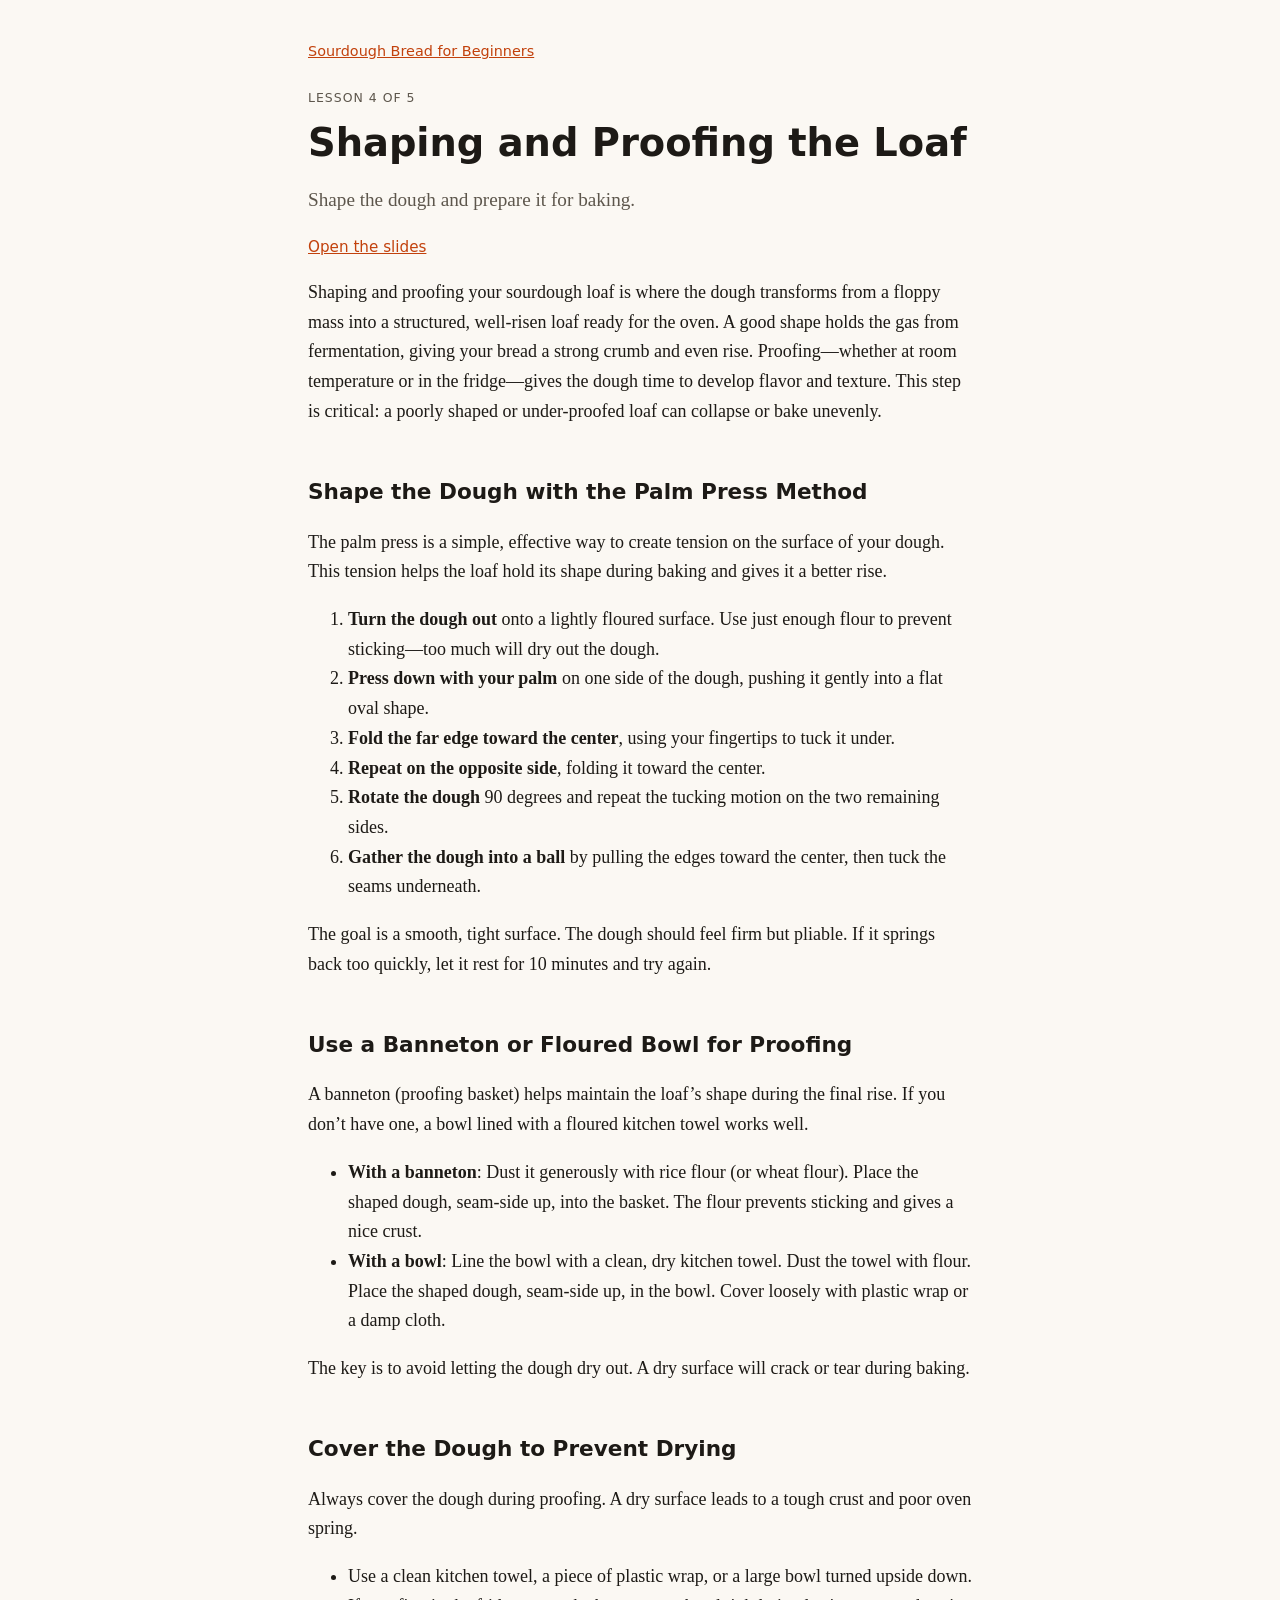
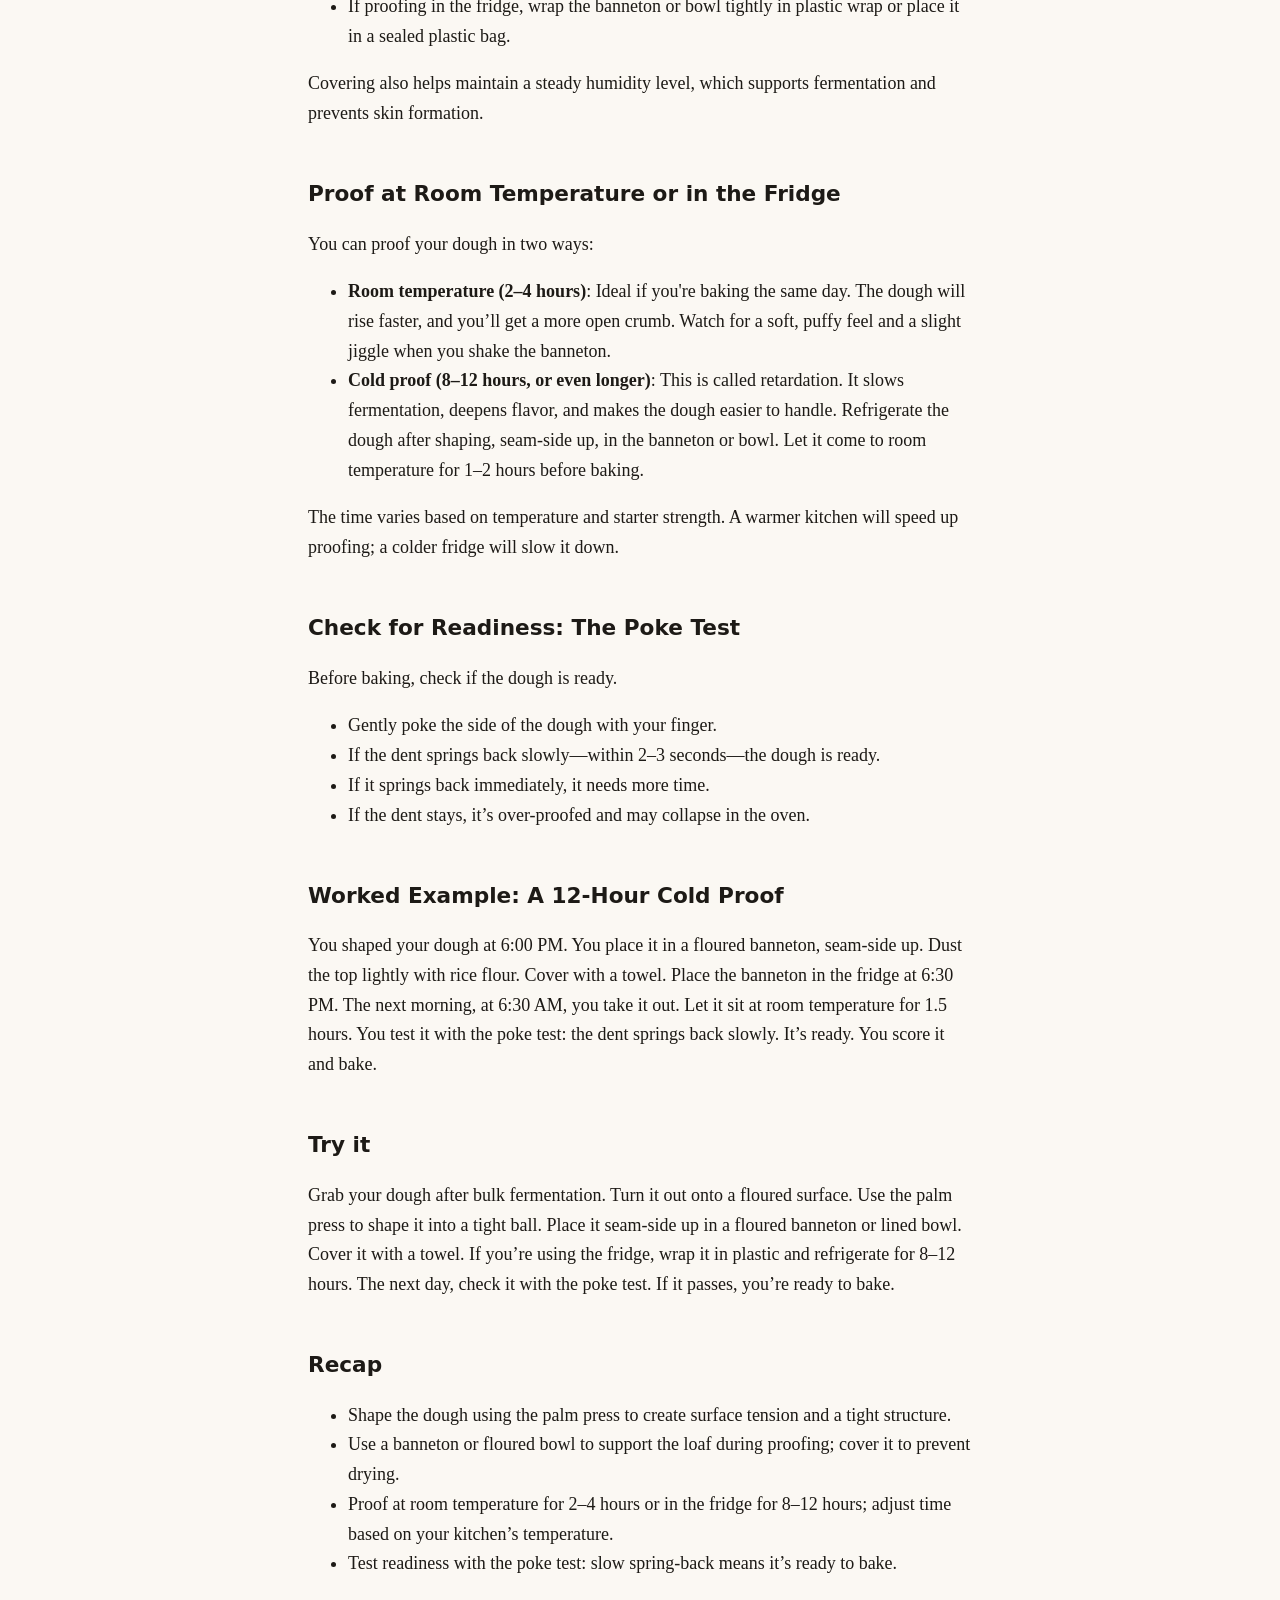
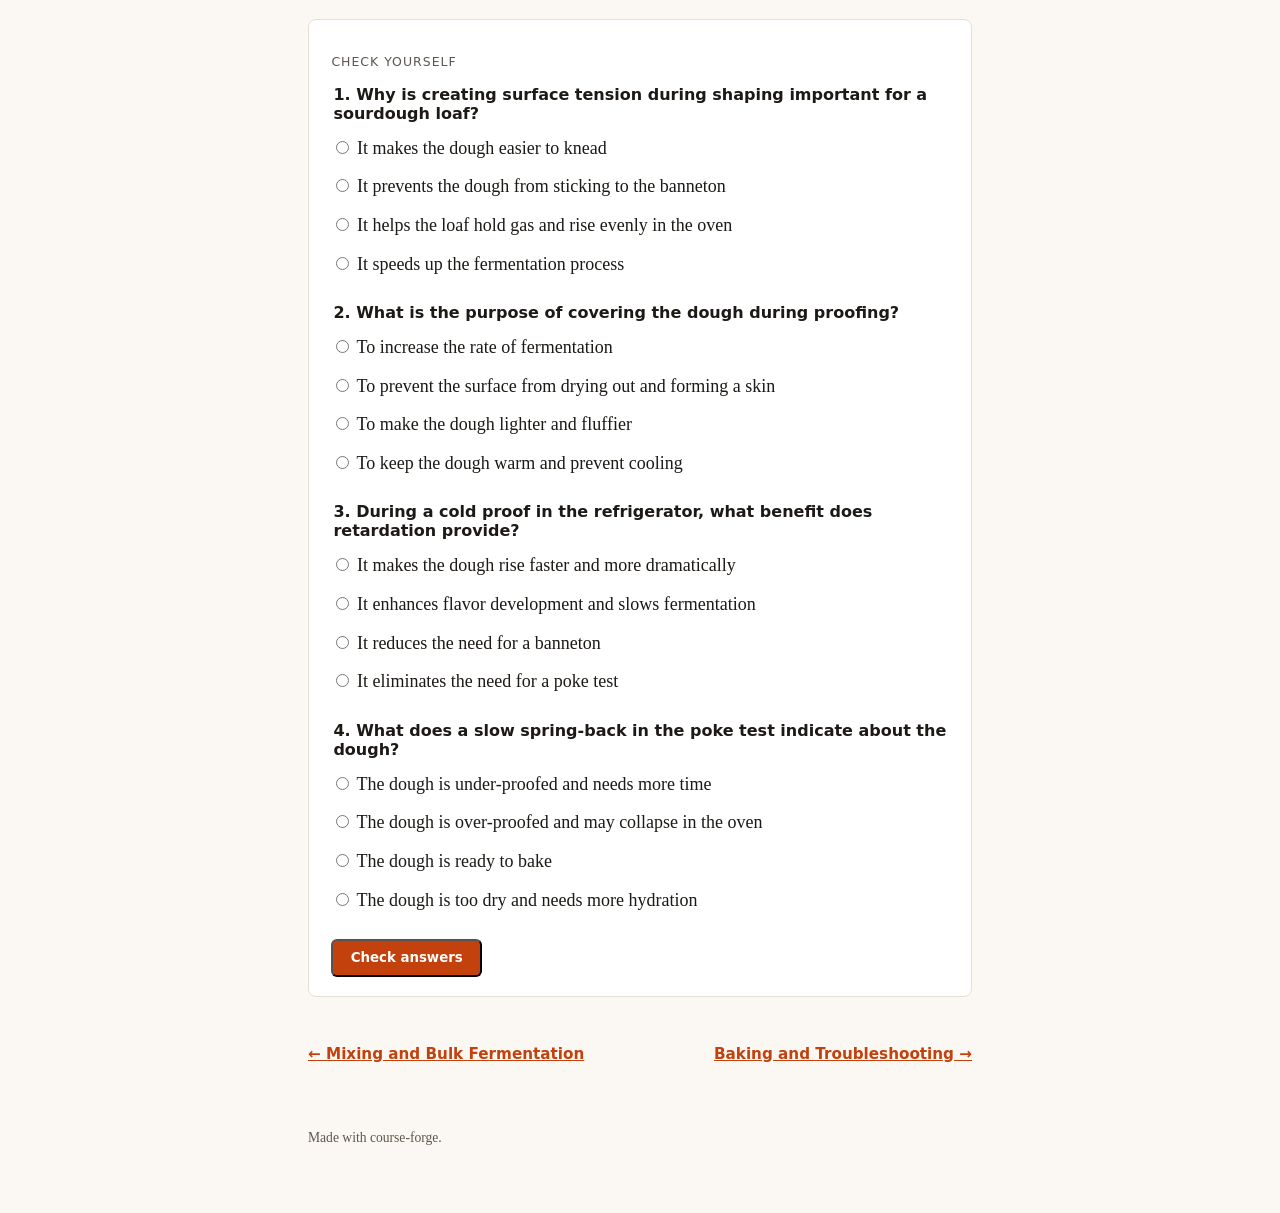
<file: examples/sourdough/site/lessons/04.html>
<!doctype html><html lang="en"><head><meta charset="utf-8"><meta name="viewport" content="width=device-width,initial-scale=1"><title>Shaping and Proofing the Loaf - Sourdough Bread for Beginners</title><link rel="stylesheet" href="../style.css"></head><body><div class="wrap"><nav class="top"><a href="../index.html">Sourdough Bread for Beginners</a></nav><p class="label">Lesson 4 of 5</p><h1>Shaping and Proofing the Loaf</h1><p class="lead">Shape the dough and prepare it for baking.</p><p class="meta"><a href="../slides/04.html">Open the slides</a></p><p>Shaping and proofing your sourdough loaf is where the dough transforms from a floppy mass into a structured, well-risen loaf ready for the oven. A good shape holds the gas from fermentation, giving your bread a strong crumb and even rise. Proofing—whether at room temperature or in the fridge—gives the dough time to develop flavor and texture. This step is critical: a poorly shaped or under-proofed loaf can collapse or bake unevenly.</p>
<h2>Shape the Dough with the Palm Press Method</h2>
<p>The palm press is a simple, effective way to create tension on the surface of your dough. This tension helps the loaf hold its shape during baking and gives it a better rise.</p>
<ol><li><strong>Turn the dough out</strong> onto a lightly floured surface. Use just enough flour to prevent sticking—too much will dry out the dough.</li><li><strong>Press down with your palm</strong> on one side of the dough, pushing it gently into a flat oval shape.</li><li><strong>Fold the far edge toward the center</strong>, using your fingertips to tuck it under.</li><li><strong>Repeat on the opposite side</strong>, folding it toward the center.</li><li><strong>Rotate the dough</strong> 90 degrees and repeat the tucking motion on the two remaining sides.</li><li><strong>Gather the dough into a ball</strong> by pulling the edges toward the center, then tuck the seams underneath.</li></ol>
<p>The goal is a smooth, tight surface. The dough should feel firm but pliable. If it springs back too quickly, let it rest for 10 minutes and try again.</p>
<h2>Use a Banneton or Floured Bowl for Proofing</h2>
<p>A banneton (proofing basket) helps maintain the loaf’s shape during the final rise. If you don’t have one, a bowl lined with a floured kitchen towel works well.</p>
<ul><li><strong>With a banneton</strong>: Dust it generously with rice flour (or wheat flour). Place the shaped dough, seam-side up, into the basket. The flour prevents sticking and gives a nice crust.</li><li><strong>With a bowl</strong>: Line the bowl with a clean, dry kitchen towel. Dust the towel with flour. Place the shaped dough, seam-side up, in the bowl. Cover loosely with plastic wrap or a damp cloth.</li></ul>
<p>The key is to avoid letting the dough dry out. A dry surface will crack or tear during baking.</p>
<h2>Cover the Dough to Prevent Drying</h2>
<p>Always cover the dough during proofing. A dry surface leads to a tough crust and poor oven spring.</p>
<ul><li>Use a clean kitchen towel, a piece of plastic wrap, or a large bowl turned upside down.</li><li>If proofing in the fridge, wrap the banneton or bowl tightly in plastic wrap or place it in a sealed plastic bag.</li></ul>
<p>Covering also helps maintain a steady humidity level, which supports fermentation and prevents skin formation.</p>
<h2>Proof at Room Temperature or in the Fridge</h2>
<p>You can proof your dough in two ways:</p>
<ul><li><strong>Room temperature (2–4 hours)</strong>: Ideal if you&#x27;re baking the same day. The dough will rise faster, and you’ll get a more open crumb. Watch for a soft, puffy feel and a slight jiggle when you shake the banneton.</li><li><strong>Cold proof (8–12 hours, or even longer)</strong>: This is called retardation. It slows fermentation, deepens flavor, and makes the dough easier to handle. Refrigerate the dough after shaping, seam-side up, in the banneton or bowl. Let it come to room temperature for 1–2 hours before baking.</li></ul>
<p>The time varies based on temperature and starter strength. A warmer kitchen will speed up proofing; a colder fridge will slow it down.</p>
<h2>Check for Readiness: The Poke Test</h2>
<p>Before baking, check if the dough is ready.</p>
<ul><li>Gently poke the side of the dough with your finger.</li><li>If the dent springs back slowly—within 2–3 seconds—the dough is ready.</li><li>If it springs back immediately, it needs more time.</li><li>If the dent stays, it’s over-proofed and may collapse in the oven.</li></ul>
<h2>Worked Example: A 12-Hour Cold Proof</h2>
<p>You shaped your dough at 6:00 PM. You place it in a floured banneton, seam-side up. Dust the top lightly with rice flour. Cover with a towel. Place the banneton in the fridge at 6:30 PM. The next morning, at 6:30 AM, you take it out. Let it sit at room temperature for 1.5 hours. You test it with the poke test: the dent springs back slowly. It’s ready. You score it and bake.</p>
<h2>Try it</h2>
<p>Grab your dough after bulk fermentation. Turn it out onto a floured surface. Use the palm press to shape it into a tight ball. Place it seam-side up in a floured banneton or lined bowl. Cover it with a towel. If you’re using the fridge, wrap it in plastic and refrigerate for 8–12 hours. The next day, check it with the poke test. If it passes, you’re ready to bake.</p>
<h2>Recap</h2>
<ul><li>Shape the dough using the palm press to create surface tension and a tight structure.</li><li>Use a banneton or floured bowl to support the loaf during proofing; cover it to prevent drying.</li><li>Proof at room temperature for 2–4 hours or in the fridge for 8–12 hours; adjust time based on your kitchen’s temperature.</li><li>Test readiness with the poke test: slow spring-back means it’s ready to bake.</li></ul><form class="quiz"><p class="label">Check yourself</p><fieldset data-answer="2"><legend>1. Why is creating surface tension during shaping important for a sourdough loaf?</legend><label><input type="radio" name="q0" value="0"> It makes the dough easier to knead</label><label><input type="radio" name="q0" value="1"> It prevents the dough from sticking to the banneton</label><label><input type="radio" name="q0" value="2"> It helps the loaf hold gas and rise evenly in the oven</label><label><input type="radio" name="q0" value="3"> It speeds up the fermentation process</label><p class="why">Surface tension traps gas from fermentation, allowing the loaf to rise evenly and develop a strong crumb structure.</p></fieldset><fieldset data-answer="1"><legend>2. What is the purpose of covering the dough during proofing?</legend><label><input type="radio" name="q1" value="0"> To increase the rate of fermentation</label><label><input type="radio" name="q1" value="1"> To prevent the surface from drying out and forming a skin</label><label><input type="radio" name="q1" value="2"> To make the dough lighter and fluffier</label><label><input type="radio" name="q1" value="3"> To keep the dough warm and prevent cooling</label><p class="why">Covering the dough prevents drying, which can lead to cracking and poor oven spring.</p></fieldset><fieldset data-answer="1"><legend>3. During a cold proof in the refrigerator, what benefit does retardation provide?</legend><label><input type="radio" name="q2" value="0"> It makes the dough rise faster and more dramatically</label><label><input type="radio" name="q2" value="1"> It enhances flavor development and slows fermentation</label><label><input type="radio" name="q2" value="2"> It reduces the need for a banneton</label><label><input type="radio" name="q2" value="3"> It eliminates the need for a poke test</label><p class="why">Cold proofing slows fermentation, which deepens flavor and makes the dough easier to handle.</p></fieldset><fieldset data-answer="2"><legend>4. What does a slow spring-back in the poke test indicate about the dough?</legend><label><input type="radio" name="q3" value="0"> The dough is under-proofed and needs more time</label><label><input type="radio" name="q3" value="1"> The dough is over-proofed and may collapse in the oven</label><label><input type="radio" name="q3" value="2"> The dough is ready to bake</label><label><input type="radio" name="q3" value="3"> The dough is too dry and needs more hydration</label><p class="why">A slow spring-back means the dough has enough gas retention and structure to bake properly.</p></fieldset><button class="btn" type="submit">Check answers</button> <span class="score meta"></span></form><script>
document.querySelectorAll('form.quiz').forEach(f => f.addEventListener('submit', e => {
  e.preventDefault(); let n = 0;
  f.querySelectorAll('fieldset').forEach(fs => {
    const pick = fs.querySelector('input:checked'); fs.classList.remove('right', 'wrong');
    if (!pick) return;
    const ok = pick.value === fs.dataset.answer; if (ok) n++;
    fs.classList.add(ok ? 'right' : 'wrong');
  });
  f.querySelector('.score').textContent = n + ' of ' + f.querySelectorAll('fieldset').length + ' correct';
}));
</script><div class="pager"><a href="03.html">← Mixing and Bulk Fermentation</a><a href="05.html">Baking and Troubleshooting →</a></div><footer>Made with course-forge.</footer></div></body></html>
</file>
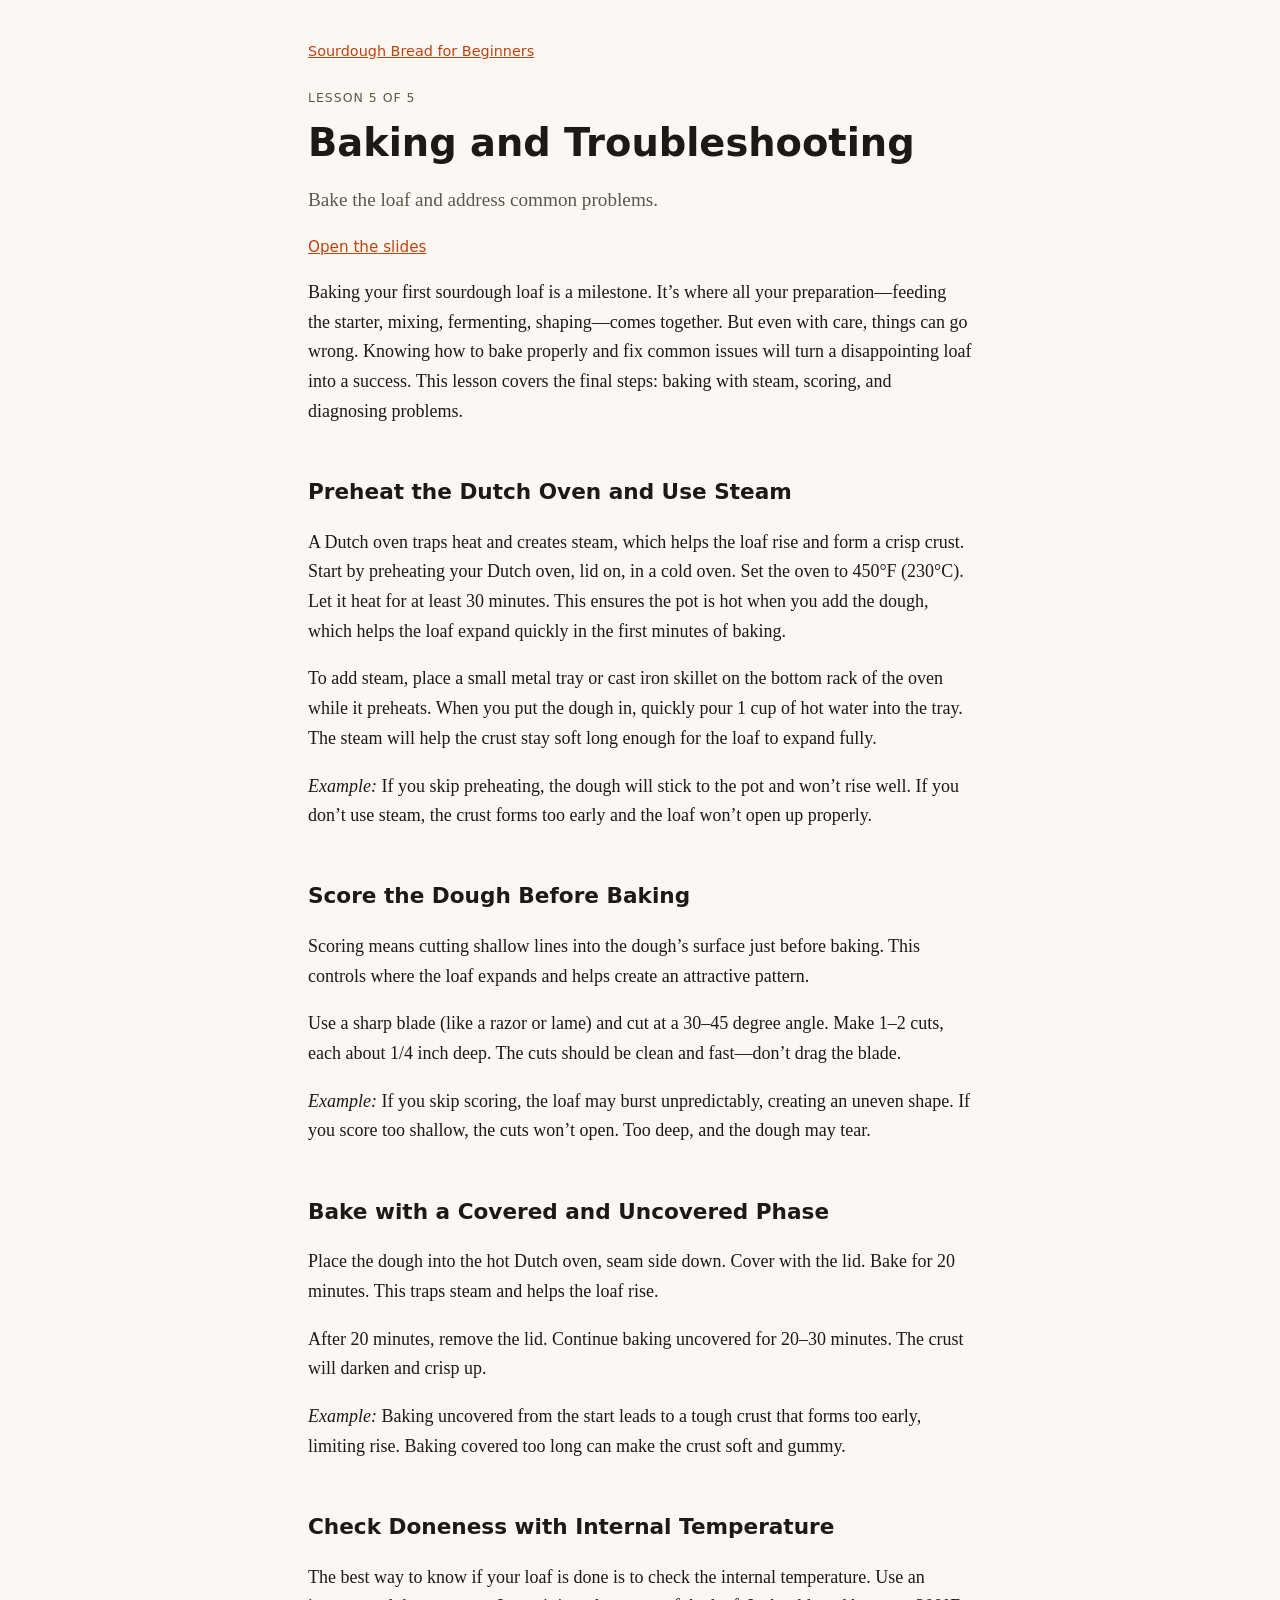
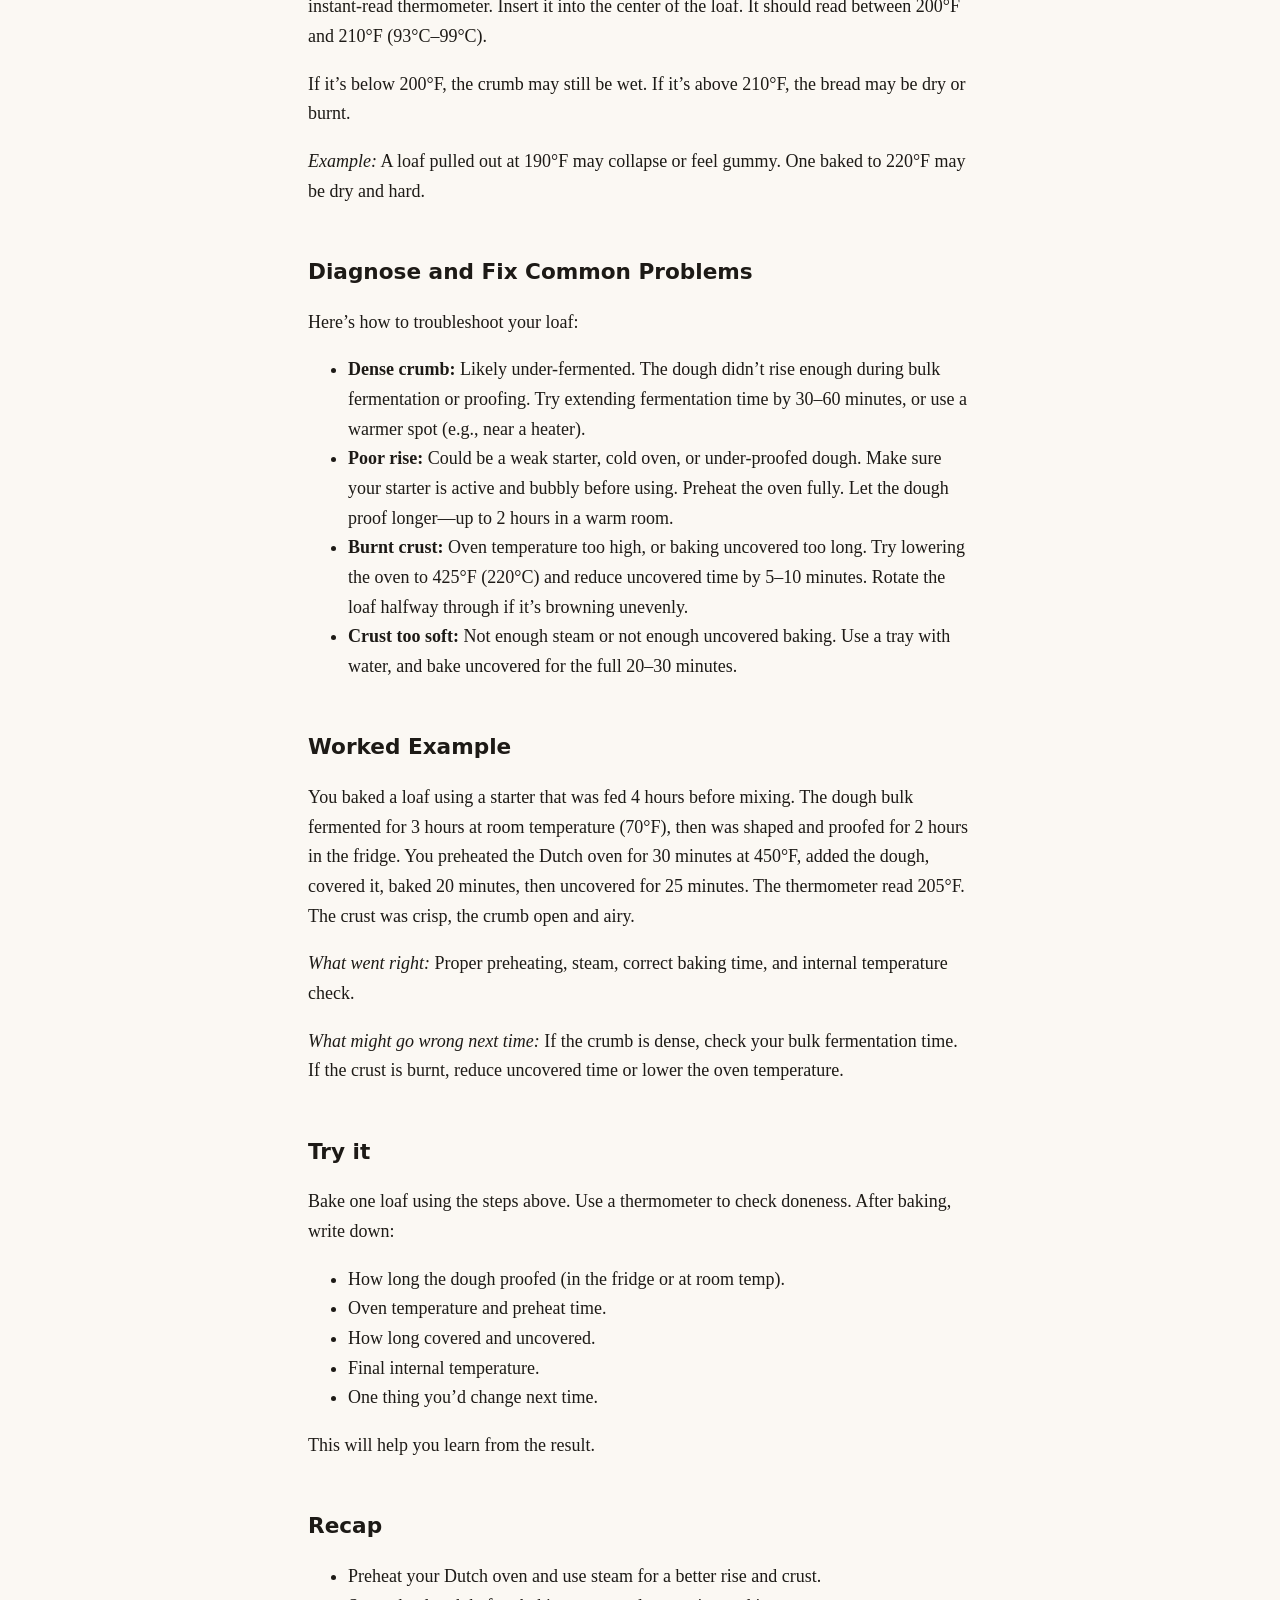
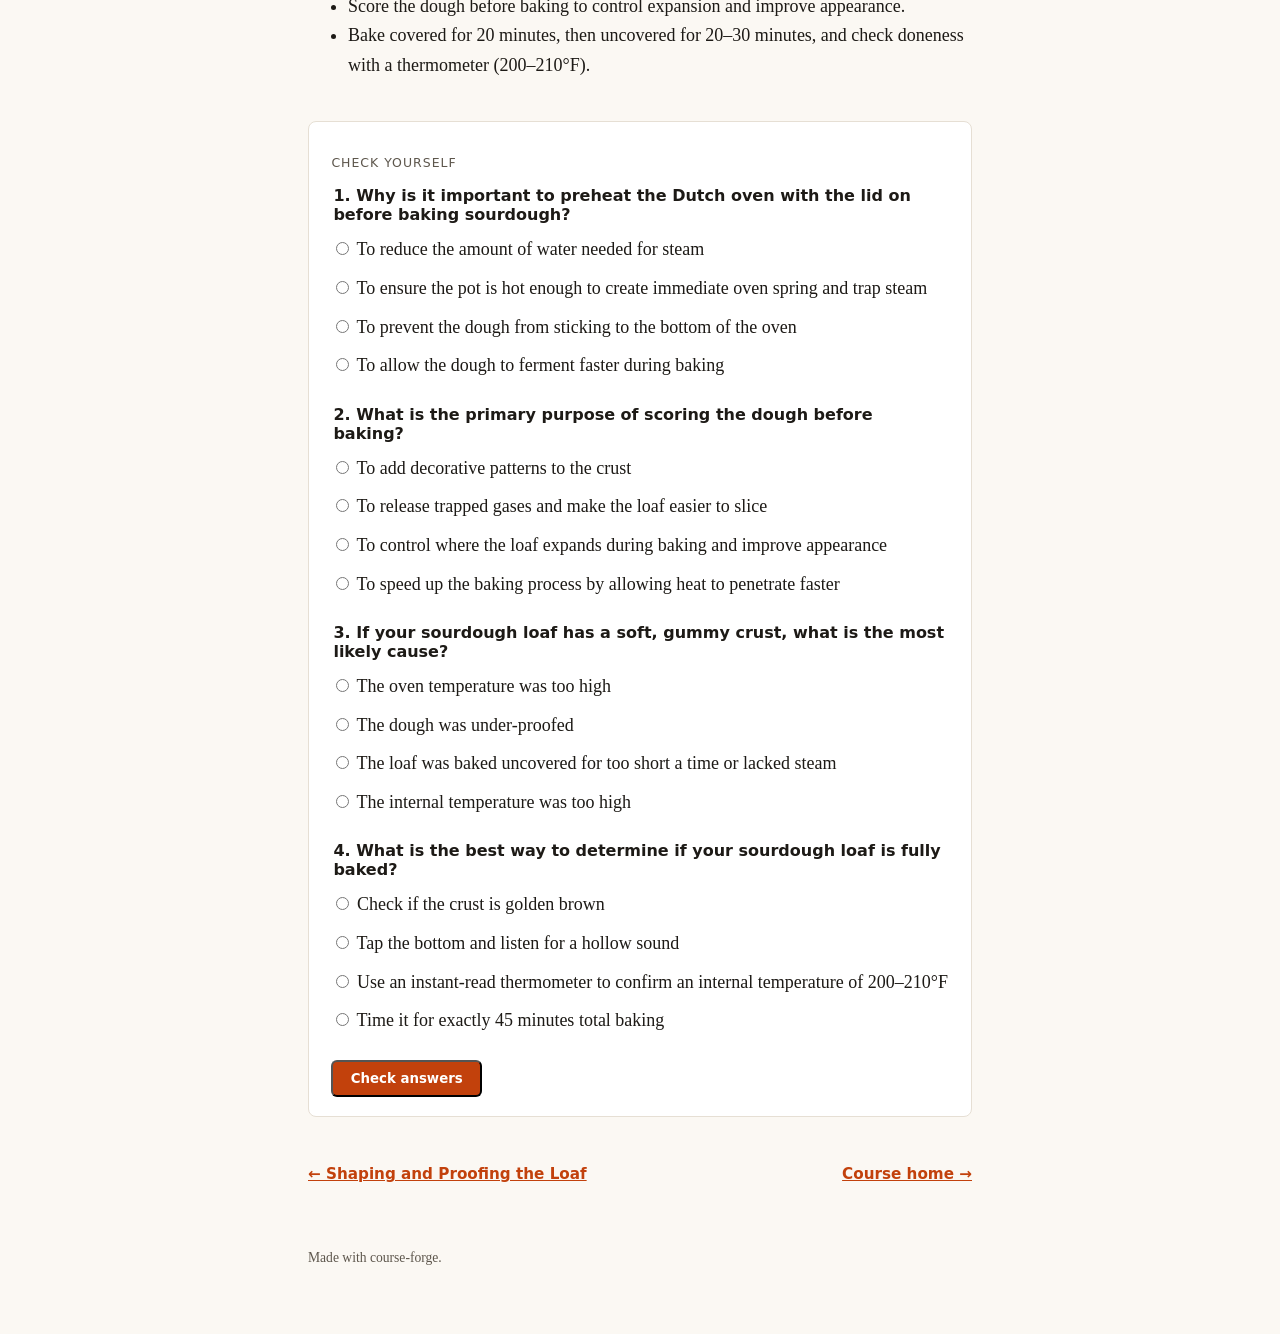
<file: examples/sourdough/site/lessons/05.html>
<!doctype html><html lang="en"><head><meta charset="utf-8"><meta name="viewport" content="width=device-width,initial-scale=1"><title>Baking and Troubleshooting - Sourdough Bread for Beginners</title><link rel="stylesheet" href="../style.css"></head><body><div class="wrap"><nav class="top"><a href="../index.html">Sourdough Bread for Beginners</a></nav><p class="label">Lesson 5 of 5</p><h1>Baking and Troubleshooting</h1><p class="lead">Bake the loaf and address common problems.</p><p class="meta"><a href="../slides/05.html">Open the slides</a></p><p>Baking your first sourdough loaf is a milestone. It’s where all your preparation—feeding the starter, mixing, fermenting, shaping—comes together. But even with care, things can go wrong. Knowing how to bake properly and fix common issues will turn a disappointing loaf into a success. This lesson covers the final steps: baking with steam, scoring, and diagnosing problems.</p>
<h2>Preheat the Dutch Oven and Use Steam</h2>
<p>A Dutch oven traps heat and creates steam, which helps the loaf rise and form a crisp crust. Start by preheating your Dutch oven, lid on, in a cold oven. Set the oven to 450°F (230°C). Let it heat for at least 30 minutes. This ensures the pot is hot when you add the dough, which helps the loaf expand quickly in the first minutes of baking.</p>
<p>To add steam, place a small metal tray or cast iron skillet on the bottom rack of the oven while it preheats. When you put the dough in, quickly pour 1 cup of hot water into the tray. The steam will help the crust stay soft long enough for the loaf to expand fully.</p>
<p><em>Example:</em> If you skip preheating, the dough will stick to the pot and won’t rise well. If you don’t use steam, the crust forms too early and the loaf won’t open up properly.</p>
<h2>Score the Dough Before Baking</h2>
<p>Scoring means cutting shallow lines into the dough’s surface just before baking. This controls where the loaf expands and helps create an attractive pattern.</p>
<p>Use a sharp blade (like a razor or lame) and cut at a 30–45 degree angle. Make 1–2 cuts, each about 1/4 inch deep. The cuts should be clean and fast—don’t drag the blade.</p>
<p><em>Example:</em> If you skip scoring, the loaf may burst unpredictably, creating an uneven shape. If you score too shallow, the cuts won’t open. Too deep, and the dough may tear.</p>
<h2>Bake with a Covered and Uncovered Phase</h2>
<p>Place the dough into the hot Dutch oven, seam side down. Cover with the lid. Bake for 20 minutes. This traps steam and helps the loaf rise.</p>
<p>After 20 minutes, remove the lid. Continue baking uncovered for 20–30 minutes. The crust will darken and crisp up.</p>
<p><em>Example:</em> Baking uncovered from the start leads to a tough crust that forms too early, limiting rise. Baking covered too long can make the crust soft and gummy.</p>
<h2>Check Doneness with Internal Temperature</h2>
<p>The best way to know if your loaf is done is to check the internal temperature. Use an instant-read thermometer. Insert it into the center of the loaf. It should read between 200°F and 210°F (93°C–99°C).</p>
<p>If it’s below 200°F, the crumb may still be wet. If it’s above 210°F, the bread may be dry or burnt.</p>
<p><em>Example:</em> A loaf pulled out at 190°F may collapse or feel gummy. One baked to 220°F may be dry and hard.</p>
<h2>Diagnose and Fix Common Problems</h2>
<p>Here’s how to troubleshoot your loaf:</p>
<ul><li><strong>Dense crumb:</strong> Likely under-fermented. The dough didn’t rise enough during bulk fermentation or proofing. Try extending fermentation time by 30–60 minutes, or use a warmer spot (e.g., near a heater).</li><li><strong>Poor rise:</strong> Could be a weak starter, cold oven, or under-proofed dough. Make sure your starter is active and bubbly before using. Preheat the oven fully. Let the dough proof longer—up to 2 hours in a warm room.</li><li><strong>Burnt crust:</strong> Oven temperature too high, or baking uncovered too long. Try lowering the oven to 425°F (220°C) and reduce uncovered time by 5–10 minutes. Rotate the loaf halfway through if it’s browning unevenly.</li><li><strong>Crust too soft:</strong> Not enough steam or not enough uncovered baking. Use a tray with water, and bake uncovered for the full 20–30 minutes.</li></ul>
<h2>Worked Example</h2>
<p>You baked a loaf using a starter that was fed 4 hours before mixing. The dough bulk fermented for 3 hours at room temperature (70°F), then was shaped and proofed for 2 hours in the fridge. You preheated the Dutch oven for 30 minutes at 450°F, added the dough, covered it, baked 20 minutes, then uncovered for 25 minutes. The thermometer read 205°F. The crust was crisp, the crumb open and airy.</p>
<p><em>What went right:</em> Proper preheating, steam, correct baking time, and internal temperature check.</p>
<p><em>What might go wrong next time:</em> If the crumb is dense, check your bulk fermentation time. If the crust is burnt, reduce uncovered time or lower the oven temperature.</p>
<h2>Try it</h2>
<p>Bake one loaf using the steps above. Use a thermometer to check doneness. After baking, write down:</p>
<ul><li>How long the dough proofed (in the fridge or at room temp).</li><li>Oven temperature and preheat time.</li><li>How long covered and uncovered.</li><li>Final internal temperature.</li><li>One thing you’d change next time.</li></ul>
<p>This will help you learn from the result.</p>
<h2>Recap</h2>
<ul><li>Preheat your Dutch oven and use steam for a better rise and crust.</li><li>Score the dough before baking to control expansion and improve appearance.</li><li>Bake covered for 20 minutes, then uncovered for 20–30 minutes, and check doneness with a thermometer (200–210°F).</li></ul><form class="quiz"><p class="label">Check yourself</p><fieldset data-answer="1"><legend>1. Why is it important to preheat the Dutch oven with the lid on before baking sourdough?</legend><label><input type="radio" name="q0" value="0"> To reduce the amount of water needed for steam</label><label><input type="radio" name="q0" value="1"> To ensure the pot is hot enough to create immediate oven spring and trap steam</label><label><input type="radio" name="q0" value="2"> To prevent the dough from sticking to the bottom of the oven</label><label><input type="radio" name="q0" value="3"> To allow the dough to ferment faster during baking</label><p class="why">Preheating the Dutch oven ensures the pot is hot enough to create immediate oven spring and trap steam, which helps the loaf rise properly.</p></fieldset><fieldset data-answer="2"><legend>2. What is the primary purpose of scoring the dough before baking?</legend><label><input type="radio" name="q1" value="0"> To add decorative patterns to the crust</label><label><input type="radio" name="q1" value="1"> To release trapped gases and make the loaf easier to slice</label><label><input type="radio" name="q1" value="2"> To control where the loaf expands during baking and improve appearance</label><label><input type="radio" name="q1" value="3"> To speed up the baking process by allowing heat to penetrate faster</label><p class="why">Scoring controls where the loaf expands during baking, preventing unpredictable bursts and creating an attractive pattern.</p></fieldset><fieldset data-answer="2"><legend>3. If your sourdough loaf has a soft, gummy crust, what is the most likely cause?</legend><label><input type="radio" name="q2" value="0"> The oven temperature was too high</label><label><input type="radio" name="q2" value="1"> The dough was under-proofed</label><label><input type="radio" name="q2" value="2"> The loaf was baked uncovered for too short a time or lacked steam</label><label><input type="radio" name="q2" value="3"> The internal temperature was too high</label><p class="why">A soft, gummy crust is typically caused by insufficient steam or not baking uncovered long enough, which prevents proper crust development.</p></fieldset><fieldset data-answer="2"><legend>4. What is the best way to determine if your sourdough loaf is fully baked?</legend><label><input type="radio" name="q3" value="0"> Check if the crust is golden brown</label><label><input type="radio" name="q3" value="1"> Tap the bottom and listen for a hollow sound</label><label><input type="radio" name="q3" value="2"> Use an instant-read thermometer to confirm an internal temperature of 200–210°F</label><label><input type="radio" name="q3" value="3"> Time it for exactly 45 minutes total baking</label><p class="why">The most accurate way to check doneness is using an instant-read thermometer to ensure the internal temperature is between 200°F and 210°F.</p></fieldset><button class="btn" type="submit">Check answers</button> <span class="score meta"></span></form><script>
document.querySelectorAll('form.quiz').forEach(f => f.addEventListener('submit', e => {
  e.preventDefault(); let n = 0;
  f.querySelectorAll('fieldset').forEach(fs => {
    const pick = fs.querySelector('input:checked'); fs.classList.remove('right', 'wrong');
    if (!pick) return;
    const ok = pick.value === fs.dataset.answer; if (ok) n++;
    fs.classList.add(ok ? 'right' : 'wrong');
  });
  f.querySelector('.score').textContent = n + ' of ' + f.querySelectorAll('fieldset').length + ' correct';
}));
</script><div class="pager"><a href="04.html">← Shaping and Proofing the Loaf</a><a href="../index.html">Course home →</a></div><footer>Made with course-forge.</footer></div></body></html>
</file>
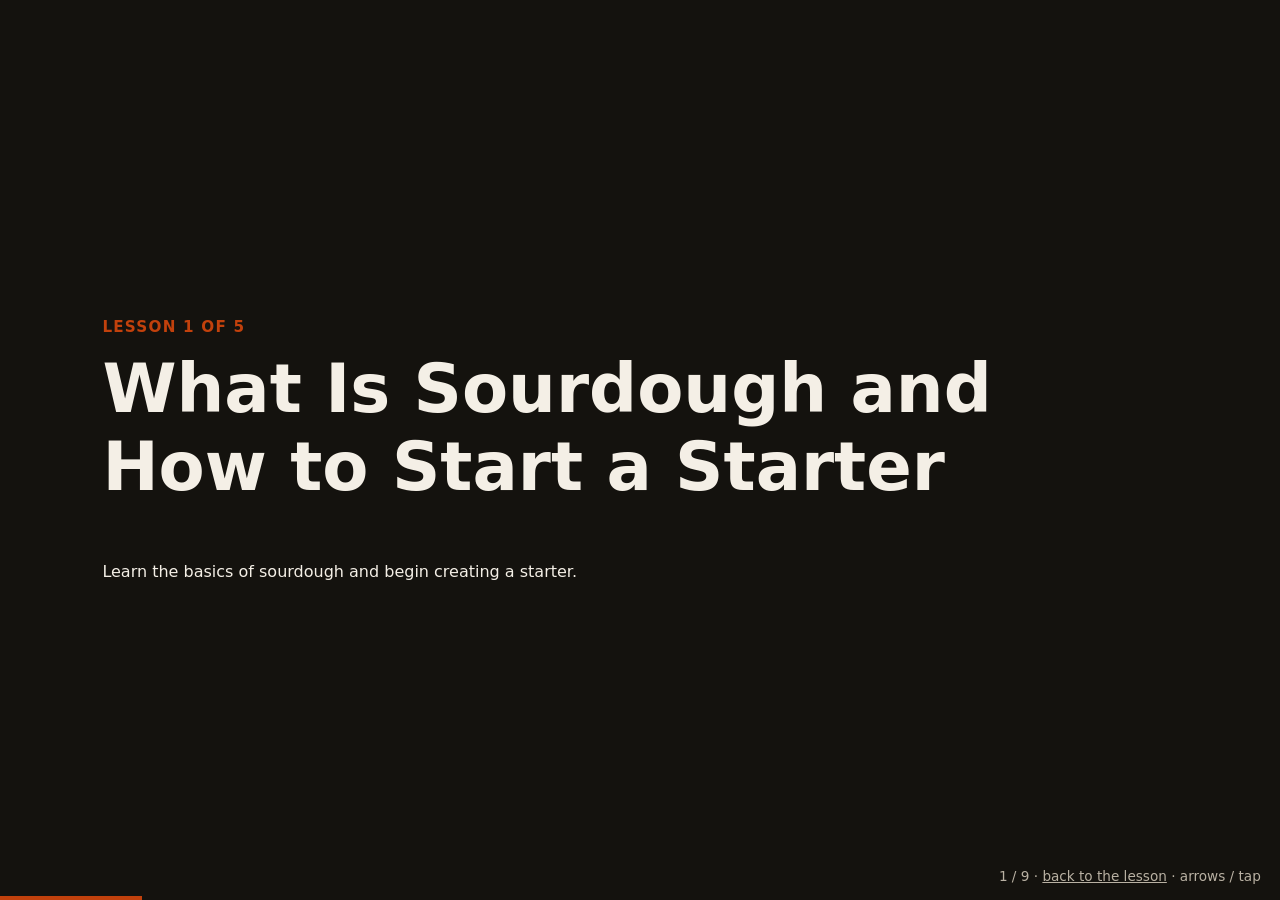
<file: examples/sourdough/site/slides/01.html>
<!doctype html><html lang="en"><head><meta charset="utf-8"><meta name="viewport" content="width=device-width,initial-scale=1">
<title>What Is Sourdough and How to Start a Starter - slides</title><style>
:root { --accent:#c2410c; } * { box-sizing: border-box; }
html, body { margin: 0; height: 100%; background: #14120e; color: #f4efe6; font-family: system-ui, -apple-system, "Segoe UI", sans-serif; }
.s { position: absolute; inset: 0; display: none; flex-direction: column; justify-content: center; padding: 6vh 8vw; }
.s.on { display: flex; } .s h2 { font-size: clamp(1.6rem, 4.5vw, 3.2rem); margin: 0 0 .6em; line-height: 1.15; }
.s ul { font-size: clamp(1.05rem, 2.4vw, 1.7rem); line-height: 1.5; padding-left: 1.1em; } .s li { margin: .35em 0; }
.s.cover h2 { font-size: clamp(2rem, 6vw, 4.2rem); } .kicker { color: var(--accent); font-weight: 700; letter-spacing: .08em; text-transform: uppercase; font-size: .95rem; }
.bar { position: fixed; left: 0; bottom: 0; height: 4px; background: var(--accent); transition: width .2s; }
.ui { position: fixed; right: 1.2rem; bottom: 1rem; font-size: .85rem; color: #b9b1a3; } .ui a { color: #b9b1a3; }
</style></head><body>
<section class="s cover"><p class="kicker">Lesson 1 of 5</p><h2>What Is Sourdough and How to Start a Starter</h2><p>Learn the basics of sourdough and begin creating a starter.</p></section><section class="s"><h2>What Is Sourdough?</h2><ul><li>Natural leavening from wild yeast &amp; bacteria</li><li>Made with just flour, water, and time</li><li>No commercial yeast needed</li><li>Tangy flavor from fermentation</li></ul></section><section class="s"><h2>What Is a Starter?</h2><ul><li>Living culture of flour &amp; water</li><li>Captures wild microbes from air &amp; grain</li><li>Ferments sugars to rise &amp; flavor bread</li><li>Needs daily care to thrive</li></ul></section><section class="s"><h2>How to Mix Your Starter</h2><ul><li>Use 100g flour + 100g water</li><li>Stir until smooth in a clean jar</li><li>Cover loosely for airflow</li><li>Mark level with rubber band</li></ul></section><section class="s"><h2>Feeding Schedule (Days 1–5)</h2><ul><li>Feed every 12 hours</li><li>Discard half before each feeding</li><li>Add 100g flour + 100g water</li><li>Keep at room temperature</li></ul></section><section class="s"><h2>Signs of a Healthy Starter</h2><ul><li>Visible bubbles throughout</li><li>Rises 1–2 inches after feeding</li><li>Tangy, fruity, or wine-like smell</li><li>No foul odors like rotten eggs</li></ul></section><section class="s"><h2>Day 3 Example</h2><ul><li>300g total volume after two feeds</li><li>Bubbles visible, rising 1.5 inches</li><li>Mild sour smell, not unpleasant</li><li>Ready for next feeding cycle</li></ul></section><section class="s"><h2>Try It Now!</h2><ul><li>Start with 100g flour + 100g water</li><li>Feed every 12 hours for 5 days</li><li>Discard half, then feed</li><li>Be patient—progress takes time</li></ul></section><section class="s"><h2>Recap &amp; Key Tips</h2><ul><li>Starter = living culture of microbes</li><li>Feed daily, discard half each time</li><li>Look for bubbles, rise, tangy smell</li><li>Keep at 70–75°F for best results</li></ul></section>
<div class="bar" id="bar"></div><div class="ui"><span id="n"></span> · <a href="../lessons/01.html">back to the lesson</a> · arrows / tap</div>
<script>
const S = [...document.querySelectorAll('.s')]; let i = 0;
const show = k => { i = Math.max(0, Math.min(S.length - 1, k)); S.forEach((s, j) => s.classList.toggle('on', j === i));
  document.getElementById('n').textContent = (i + 1) + ' / ' + S.length; document.getElementById('bar').style.width = ((i + 1) / S.length * 100) + '%'; };
addEventListener('keydown', e => { if (['ArrowRight', 'ArrowDown', ' ', 'PageDown'].includes(e.key)) show(i + 1); if (['ArrowLeft', 'ArrowUp', 'PageUp'].includes(e.key)) show(i - 1); });
addEventListener('click', e => { if (e.target.closest('a')) return; show(e.clientX > innerWidth / 3 ? i + 1 : i - 1); });
show(0);
</script></body></html>
</file>
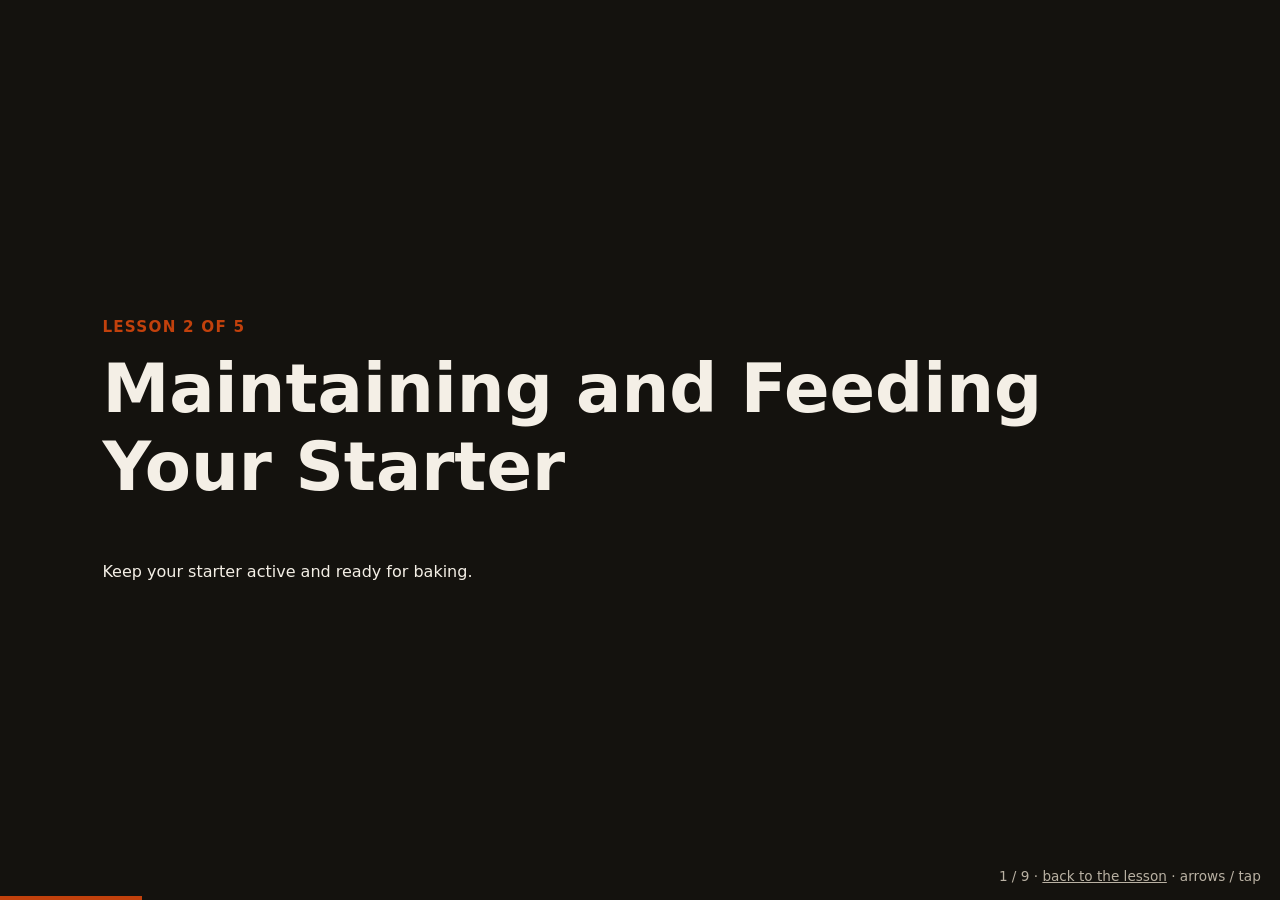
<file: examples/sourdough/site/slides/02.html>
<!doctype html><html lang="en"><head><meta charset="utf-8"><meta name="viewport" content="width=device-width,initial-scale=1">
<title>Maintaining and Feeding Your Starter - slides</title><style>
:root { --accent:#c2410c; } * { box-sizing: border-box; }
html, body { margin: 0; height: 100%; background: #14120e; color: #f4efe6; font-family: system-ui, -apple-system, "Segoe UI", sans-serif; }
.s { position: absolute; inset: 0; display: none; flex-direction: column; justify-content: center; padding: 6vh 8vw; }
.s.on { display: flex; } .s h2 { font-size: clamp(1.6rem, 4.5vw, 3.2rem); margin: 0 0 .6em; line-height: 1.15; }
.s ul { font-size: clamp(1.05rem, 2.4vw, 1.7rem); line-height: 1.5; padding-left: 1.1em; } .s li { margin: .35em 0; }
.s.cover h2 { font-size: clamp(2rem, 6vw, 4.2rem); } .kicker { color: var(--accent); font-weight: 700; letter-spacing: .08em; text-transform: uppercase; font-size: .95rem; }
.bar { position: fixed; left: 0; bottom: 0; height: 4px; background: var(--accent); transition: width .2s; }
.ui { position: fixed; right: 1.2rem; bottom: 1rem; font-size: .85rem; color: #b9b1a3; } .ui a { color: #b9b1a3; }
</style></head><body>
<section class="s cover"><p class="kicker">Lesson 2 of 5</p><h2>Maintaining and Feeding Your Starter</h2><p>Keep your starter active and ready for baking.</p></section><section class="s"><h2>Why Your Starter Needs Care</h2><ul><li>A living culture needs regular feeding</li><li>Proper care ensures reliable bread</li><li>Healthy starter = better rise &amp; flavor</li><li>Consistent feeding keeps it active</li></ul></section><section class="s"><h2>Feed Correctly: The 1:1 Rule</h2><ul><li>Use equal weight: 100g flour + 100g water</li><li>Avoid volume measurements (cup sizes vary)</li><li>Use unbleached bread or whole wheat flour</li><li>Filter or boil tap water to remove chlorine</li></ul></section><section class="s"><h2>Storage Based on Baking Schedule</h2><ul><li>Room temp: Feed every 12–24 hours</li><li>Fridge: Feed once weekly</li><li>Cold slows fermentation but keeps it safe</li><li>Warm up 2–3 hours before baking</li></ul></section><section class="s"><h2>When Is Your Starter Ready?</h2><ul><li>Rises in 4–6 hours after feeding</li><li>Doubles in size with bubbles</li><li>Smells tangy, fruity—not rotten</li><li>No alcohol or hooch smell</li></ul></section><section class="s"><h2>Fix Common Problems</h2><ul><li>No rise? Too cold or underfed</li><li>Alcohol smell? Feed more often</li><li>Hooch? Pour off and feed</li><li>Mold? Discard and restart</li></ul></section><section class="s"><h2>Worked Example: Bake on Saturday</h2><ul><li>Friday night: Take from fridge, feed</li><li>Saturday morning: Should be bubbly and rising</li><li>Use 100g in dough, then feed again</li><li>Return to fridge until next bake</li></ul></section><section class="s"><h2>Try It Now</h2><ul><li>Weigh 100g starter, discard extra</li><li>Add 100g flour + 100g water</li><li>Mix, cover, check every 3 hours</li><li>Track bubbles and rise time</li></ul></section><section class="s"><h2>Key Takeaways</h2><ul><li>Feed by weight, not volume</li><li>Store by baking frequency</li><li>Ready in 4–6 hours, double in size</li><li>Smell sour, not rotten or alcoholic</li></ul></section>
<div class="bar" id="bar"></div><div class="ui"><span id="n"></span> · <a href="../lessons/02.html">back to the lesson</a> · arrows / tap</div>
<script>
const S = [...document.querySelectorAll('.s')]; let i = 0;
const show = k => { i = Math.max(0, Math.min(S.length - 1, k)); S.forEach((s, j) => s.classList.toggle('on', j === i));
  document.getElementById('n').textContent = (i + 1) + ' / ' + S.length; document.getElementById('bar').style.width = ((i + 1) / S.length * 100) + '%'; };
addEventListener('keydown', e => { if (['ArrowRight', 'ArrowDown', ' ', 'PageDown'].includes(e.key)) show(i + 1); if (['ArrowLeft', 'ArrowUp', 'PageUp'].includes(e.key)) show(i - 1); });
addEventListener('click', e => { if (e.target.closest('a')) return; show(e.clientX > innerWidth / 3 ? i + 1 : i - 1); });
show(0);
</script></body></html>
</file>
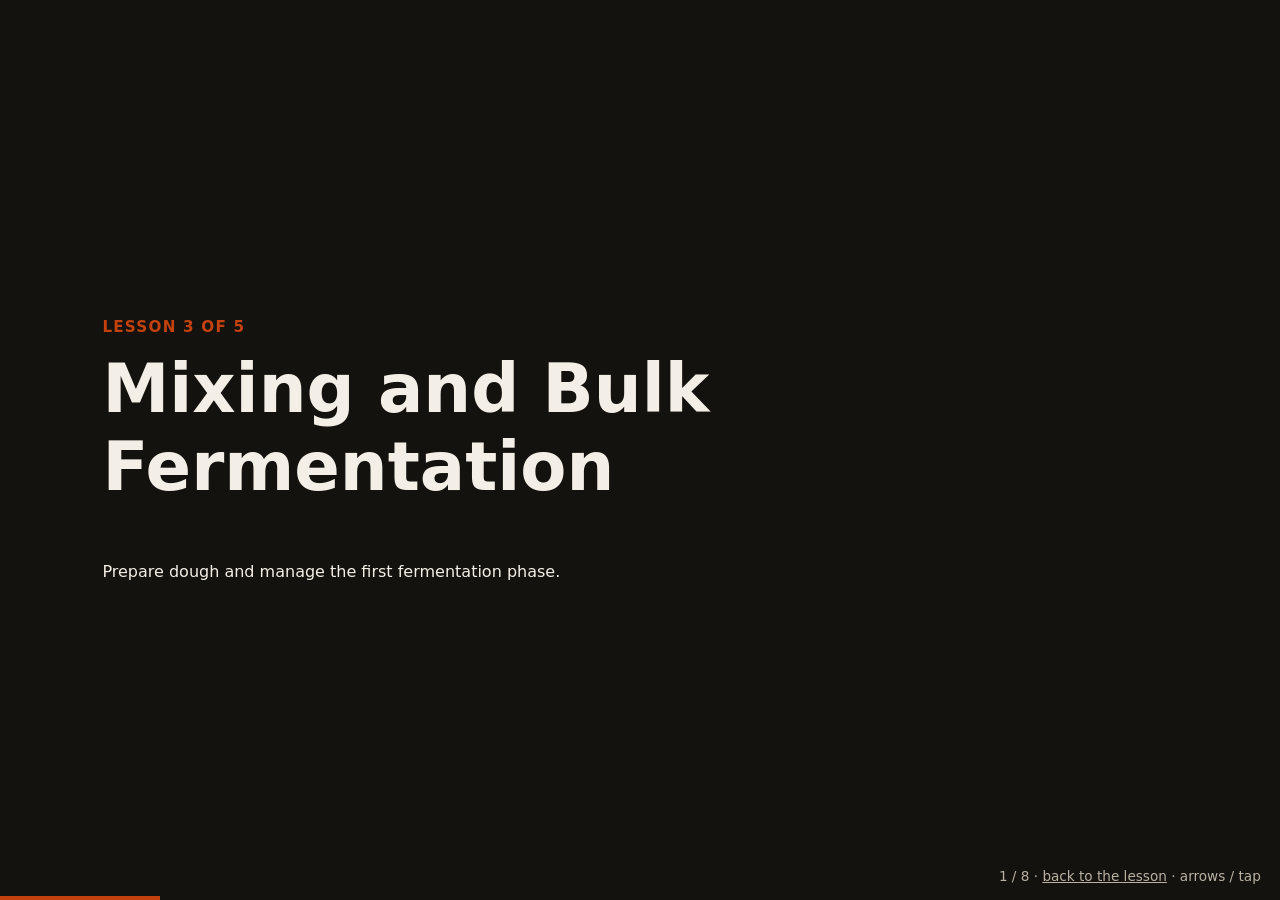
<file: examples/sourdough/site/slides/03.html>
<!doctype html><html lang="en"><head><meta charset="utf-8"><meta name="viewport" content="width=device-width,initial-scale=1">
<title>Mixing and Bulk Fermentation - slides</title><style>
:root { --accent:#c2410c; } * { box-sizing: border-box; }
html, body { margin: 0; height: 100%; background: #14120e; color: #f4efe6; font-family: system-ui, -apple-system, "Segoe UI", sans-serif; }
.s { position: absolute; inset: 0; display: none; flex-direction: column; justify-content: center; padding: 6vh 8vw; }
.s.on { display: flex; } .s h2 { font-size: clamp(1.6rem, 4.5vw, 3.2rem); margin: 0 0 .6em; line-height: 1.15; }
.s ul { font-size: clamp(1.05rem, 2.4vw, 1.7rem); line-height: 1.5; padding-left: 1.1em; } .s li { margin: .35em 0; }
.s.cover h2 { font-size: clamp(2rem, 6vw, 4.2rem); } .kicker { color: var(--accent); font-weight: 700; letter-spacing: .08em; text-transform: uppercase; font-size: .95rem; }
.bar { position: fixed; left: 0; bottom: 0; height: 4px; background: var(--accent); transition: width .2s; }
.ui { position: fixed; right: 1.2rem; bottom: 1rem; font-size: .85rem; color: #b9b1a3; } .ui a { color: #b9b1a3; }
</style></head><body>
<section class="s cover"><p class="kicker">Lesson 3 of 5</p><h2>Mixing and Bulk Fermentation</h2><p>Prepare dough and manage the first fermentation phase.</p></section><section class="s"><h2>Why Weight Matters</h2><ul><li>Use a scale for precision</li><li>Volume varies—weight doesn’t</li><li>Consistency in every bake</li><li>Start with grams, not cups</li></ul></section><section class="s"><h2>Basic Sourdough Recipe</h2><ul><li>500g bread flour</li><li>500g water (70°F)</li><li>100g active starter</li><li>10g fine sea salt</li></ul></section><section class="s"><h2>Mixing &amp; Autolyse</h2><ul><li>Combine flour and water</li><li>Stir until no dry bits remain</li><li>Rest 30 minutes (autolyse)</li><li>Let gluten start forming naturally</li></ul></section><section class="s"><h2>Stretch &amp; Fold Technique</h2><ul><li>Wet hands to prevent sticking</li><li>Stretch one side, fold over</li><li>Rotate bowl 90°, repeat</li><li>Do 4–6 sets over 2–3 hours</li></ul></section><section class="s"><h2>What Ready Dough Looks Like</h2><ul><li>Puffy and slightly jiggly</li><li>Full of visible bubbles</li><li>Holds shape when pressed</li><li>Soft, elastic, not sticky</li></ul></section><section class="s"><h2>Timing &amp; Environment</h2><ul><li>3–4 hours at 70–75°F</li><li>Warmer = faster fermentation</li><li>Cooler = slower, longer rise</li><li>Check dough, not just time</li></ul></section><section class="s"><h2>Try It Now</h2><ul><li>Weigh ingredients accurately</li><li>Autolyse 30 min</li><li>Stretch and fold 4 times</li><li>Check for puffiness &amp; bubbles</li></ul></section>
<div class="bar" id="bar"></div><div class="ui"><span id="n"></span> · <a href="../lessons/03.html">back to the lesson</a> · arrows / tap</div>
<script>
const S = [...document.querySelectorAll('.s')]; let i = 0;
const show = k => { i = Math.max(0, Math.min(S.length - 1, k)); S.forEach((s, j) => s.classList.toggle('on', j === i));
  document.getElementById('n').textContent = (i + 1) + ' / ' + S.length; document.getElementById('bar').style.width = ((i + 1) / S.length * 100) + '%'; };
addEventListener('keydown', e => { if (['ArrowRight', 'ArrowDown', ' ', 'PageDown'].includes(e.key)) show(i + 1); if (['ArrowLeft', 'ArrowUp', 'PageUp'].includes(e.key)) show(i - 1); });
addEventListener('click', e => { if (e.target.closest('a')) return; show(e.clientX > innerWidth / 3 ? i + 1 : i - 1); });
show(0);
</script></body></html>
</file>
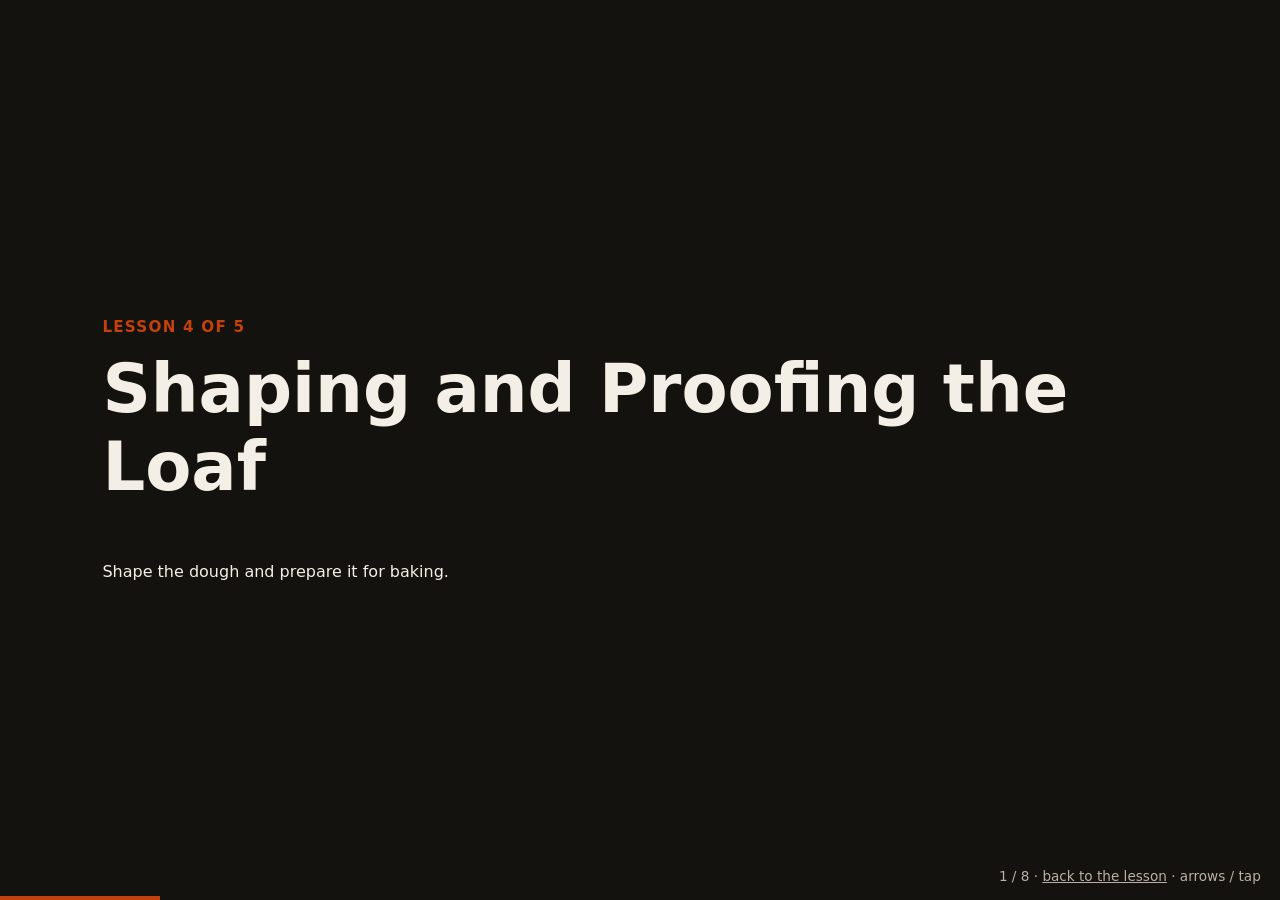
<file: examples/sourdough/site/slides/04.html>
<!doctype html><html lang="en"><head><meta charset="utf-8"><meta name="viewport" content="width=device-width,initial-scale=1">
<title>Shaping and Proofing the Loaf - slides</title><style>
:root { --accent:#c2410c; } * { box-sizing: border-box; }
html, body { margin: 0; height: 100%; background: #14120e; color: #f4efe6; font-family: system-ui, -apple-system, "Segoe UI", sans-serif; }
.s { position: absolute; inset: 0; display: none; flex-direction: column; justify-content: center; padding: 6vh 8vw; }
.s.on { display: flex; } .s h2 { font-size: clamp(1.6rem, 4.5vw, 3.2rem); margin: 0 0 .6em; line-height: 1.15; }
.s ul { font-size: clamp(1.05rem, 2.4vw, 1.7rem); line-height: 1.5; padding-left: 1.1em; } .s li { margin: .35em 0; }
.s.cover h2 { font-size: clamp(2rem, 6vw, 4.2rem); } .kicker { color: var(--accent); font-weight: 700; letter-spacing: .08em; text-transform: uppercase; font-size: .95rem; }
.bar { position: fixed; left: 0; bottom: 0; height: 4px; background: var(--accent); transition: width .2s; }
.ui { position: fixed; right: 1.2rem; bottom: 1rem; font-size: .85rem; color: #b9b1a3; } .ui a { color: #b9b1a3; }
</style></head><body>
<section class="s cover"><p class="kicker">Lesson 4 of 5</p><h2>Shaping and Proofing the Loaf</h2><p>Shape the dough and prepare it for baking.</p></section><section class="s"><h2>Shaping &amp; Proofing: Key to Great Sourdough</h2><ul><li>Transforms dough into structured loaf</li><li>Holds gas for even rise and crumb</li><li>Critical for flavor, texture, and oven spring</li><li>Poor shaping = collapsed or uneven bake</li></ul></section><section class="s"><h2>Palm Press Method: Create Tension</h2><ul><li>Turn dough out on lightly floured surface</li><li>Press with palm to form oval shape</li><li>Fold edges toward center, tuck under</li><li>Rotate and repeat for tight, smooth surface</li></ul></section><section class="s"><h2>Proofing: Support &amp; Rest</h2><ul><li>Use banneton or floured bowl</li><li>Dust with rice flour to prevent sticking</li><li>Seam-side up for best shape retention</li><li>Cover to prevent drying and skin formation</li></ul></section><section class="s"><h2>Proofing Options: Time &amp; Temperature</h2><ul><li>Room temp: 2–4 hours, open crumb</li><li>Cold proof: 8–12 hours, deeper flavor</li><li>Retardation slows fermentation</li><li>Let cold dough rest 1–2 hours before baking</li></ul></section><section class="s"><h2>Check Readiness: The Poke Test</h2><ul><li>Gently press side of dough</li><li>Slow spring-back (2–3 sec) = ready</li><li>Fast return = under-proofed</li><li>No return = over-proofed</li></ul></section><section class="s"><h2>Worked Example: 12-Hour Cold Proof</h2><ul><li>Shape at 6:00 PM, place in fridge at 6:30</li><li>Let sit at room temp 1.5 hours next day</li><li>Test: slow spring-back = perfect</li><li>Score and bake for best results</li></ul></section><section class="s"><h2>Try It: Step-by-Step</h2><ul><li>After bulk fermentation, shape with palm press</li><li>Place seam-side up in banneton or bowl</li><li>Cover and proof—room temp or fridge</li><li>Test with poke test before baking</li></ul></section>
<div class="bar" id="bar"></div><div class="ui"><span id="n"></span> · <a href="../lessons/04.html">back to the lesson</a> · arrows / tap</div>
<script>
const S = [...document.querySelectorAll('.s')]; let i = 0;
const show = k => { i = Math.max(0, Math.min(S.length - 1, k)); S.forEach((s, j) => s.classList.toggle('on', j === i));
  document.getElementById('n').textContent = (i + 1) + ' / ' + S.length; document.getElementById('bar').style.width = ((i + 1) / S.length * 100) + '%'; };
addEventListener('keydown', e => { if (['ArrowRight', 'ArrowDown', ' ', 'PageDown'].includes(e.key)) show(i + 1); if (['ArrowLeft', 'ArrowUp', 'PageUp'].includes(e.key)) show(i - 1); });
addEventListener('click', e => { if (e.target.closest('a')) return; show(e.clientX > innerWidth / 3 ? i + 1 : i - 1); });
show(0);
</script></body></html>
</file>
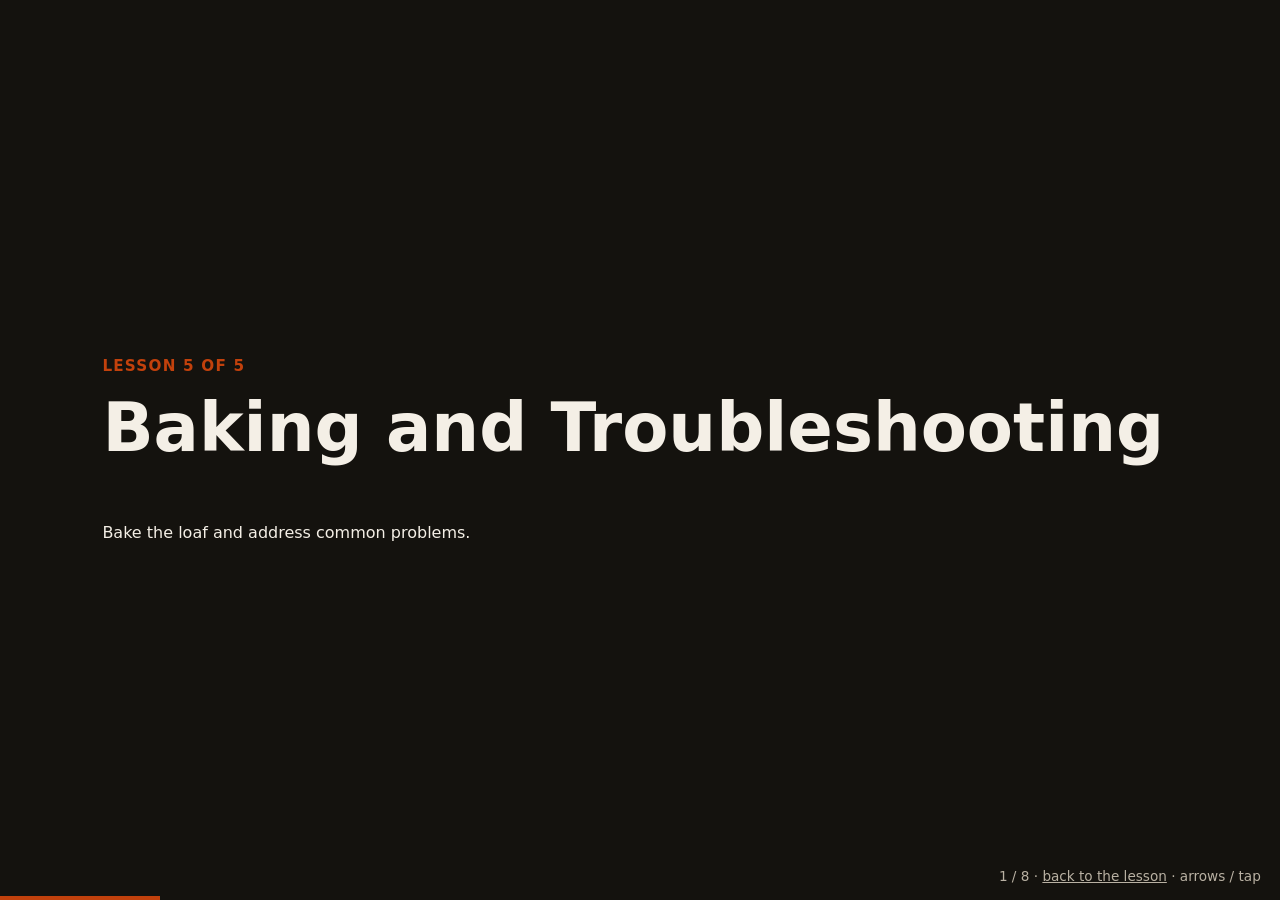
<file: examples/sourdough/site/slides/05.html>
<!doctype html><html lang="en"><head><meta charset="utf-8"><meta name="viewport" content="width=device-width,initial-scale=1">
<title>Baking and Troubleshooting - slides</title><style>
:root { --accent:#c2410c; } * { box-sizing: border-box; }
html, body { margin: 0; height: 100%; background: #14120e; color: #f4efe6; font-family: system-ui, -apple-system, "Segoe UI", sans-serif; }
.s { position: absolute; inset: 0; display: none; flex-direction: column; justify-content: center; padding: 6vh 8vw; }
.s.on { display: flex; } .s h2 { font-size: clamp(1.6rem, 4.5vw, 3.2rem); margin: 0 0 .6em; line-height: 1.15; }
.s ul { font-size: clamp(1.05rem, 2.4vw, 1.7rem); line-height: 1.5; padding-left: 1.1em; } .s li { margin: .35em 0; }
.s.cover h2 { font-size: clamp(2rem, 6vw, 4.2rem); } .kicker { color: var(--accent); font-weight: 700; letter-spacing: .08em; text-transform: uppercase; font-size: .95rem; }
.bar { position: fixed; left: 0; bottom: 0; height: 4px; background: var(--accent); transition: width .2s; }
.ui { position: fixed; right: 1.2rem; bottom: 1rem; font-size: .85rem; color: #b9b1a3; } .ui a { color: #b9b1a3; }
</style></head><body>
<section class="s cover"><p class="kicker">Lesson 5 of 5</p><h2>Baking and Troubleshooting</h2><p>Bake the loaf and address common problems.</p></section><section class="s"><h2>Baking Your Sourdough Loaf</h2><ul><li>Milestone of your sourdough journey</li><li>Final step after feeding, mixing, fermenting</li><li>Proper technique prevents common mistakes</li></ul></section><section class="s"><h2>Preheat &amp; Use Steam</h2><ul><li>Preheat Dutch oven lid on for 30+ mins</li><li>Use hot water tray for steam</li><li>Ensures rise and crisp crust</li></ul></section><section class="s"><h2>Score the Dough</h2><ul><li>Cut 1–2 shallow lines at 30–45°</li><li>Use sharp blade for clean cuts</li><li>Controls expansion and shape</li></ul></section><section class="s"><h2>Bake Covered &amp; Uncovered</h2><ul><li>Covered: 20 minutes for steam rise</li><li>Uncovered: 20–30 minutes for crisp crust</li><li>Never bake uncovered from start</li></ul></section><section class="s"><h2>Check Doneness with Thermometer</h2><ul><li>Insert into center of loaf</li><li>Ideal temp: 200–210°F (93–99°C)</li><li>Too low = gummy; too high = dry</li></ul></section><section class="s"><h2>Fix Common Problems</h2><ul><li>Dense crumb? Extend fermentation</li><li>Poor rise? Check starter &amp; proofing</li><li>Burnt crust? Lower temp or shorten time</li></ul></section><section class="s"><h2>Worked Example &amp; Try It</h2><ul><li>Proper preheat, steam, and timing</li><li>205°F = perfect doneness</li><li>Record results to improve next time</li></ul></section>
<div class="bar" id="bar"></div><div class="ui"><span id="n"></span> · <a href="../lessons/05.html">back to the lesson</a> · arrows / tap</div>
<script>
const S = [...document.querySelectorAll('.s')]; let i = 0;
const show = k => { i = Math.max(0, Math.min(S.length - 1, k)); S.forEach((s, j) => s.classList.toggle('on', j === i));
  document.getElementById('n').textContent = (i + 1) + ' / ' + S.length; document.getElementById('bar').style.width = ((i + 1) / S.length * 100) + '%'; };
addEventListener('keydown', e => { if (['ArrowRight', 'ArrowDown', ' ', 'PageDown'].includes(e.key)) show(i + 1); if (['ArrowLeft', 'ArrowUp', 'PageUp'].includes(e.key)) show(i - 1); });
addEventListener('click', e => { if (e.target.closest('a')) return; show(e.clientX > innerWidth / 3 ? i + 1 : i - 1); });
show(0);
</script></body></html>
</file>
<file: examples/sourdough/site/style.css>
:root { --ink:#1d1a16; --soft:#5d564c; --paper:#fbf8f3; --card:#ffffff; --line:#e6dfd4; --accent:#c2410c; }
@media (prefers-color-scheme: dark) { :root { --ink:#efe9df; --soft:#b3aa9c; --paper:#16140f; --card:#1f1c16; --line:#36312a; } }
* { box-sizing: border-box; }
body { margin: 0; background: var(--paper); color: var(--ink); font: 18px/1.65 Charter, "Iowan Old Style", Georgia, serif; }
.wrap { max-width: 44rem; margin: 0 auto; padding: 2.5rem 1.25rem 4rem; }
h1, h2, h3, .label, .btn, nav, .meta { font-family: system-ui, -apple-system, "Segoe UI", sans-serif; }
h1 { font-size: 2.4rem; line-height: 1.15; margin: .3em 0 .3em; text-wrap: balance; }
h2 { font-size: 1.35rem; margin: 2.2em 0 .5em; }
h3 { font-size: 1.1rem; margin: 1.6em 0 .4em; }
a { color: var(--accent); }
.label { font-size: .78rem; letter-spacing: .08em; text-transform: uppercase; color: var(--soft); }
.lead { font-size: 1.2rem; color: var(--soft); }
.btn { display: inline-block; background: var(--accent); color: #fff; text-decoration: none; padding: .7em 1.3em; border-radius: 6px; font-weight: 600; }
.btn.ghost { background: transparent; color: var(--accent); border: 1.5px solid var(--accent); margin-left: .5em; }
.syllabus { list-style: none; padding: 0; counter-reset: l; }
.syllabus li { counter-increment: l; border-top: 1px solid var(--line); padding: .9em 0 .9em 3rem; position: relative; }
.syllabus li::before { content: counter(l, decimal-leading-zero); position: absolute; left: 0; top: .9em; font: 600 1rem system-ui, sans-serif; color: var(--accent); }
.syllabus a { font: 600 1.05rem system-ui, sans-serif; text-decoration: none; }
.syllabus p { margin: .2em 0 0; color: var(--soft); font-size: .95rem; }
details { border-top: 1px solid var(--line); padding: .8em 0; }
summary { cursor: pointer; font: 600 1rem system-ui, sans-serif; }
pre { background: var(--card); border: 1px solid var(--line); padding: 1em; overflow-x: auto; border-radius: 6px; font-size: .85rem; }
code { font-family: ui-monospace, Menlo, Consolas, monospace; font-size: .9em; }
nav.top { font-size: .9rem; margin-bottom: 1.5rem; }
.meta { color: var(--soft); font-size: .95rem; }
.quiz { background: var(--card); border: 1px solid var(--line); border-radius: 8px; padding: 1.2rem 1.4rem; margin-top: 2.5rem; }
.quiz fieldset { border: 0; padding: 0; margin: 0 0 1.2rem; }
.quiz legend { font: 600 1rem system-ui, sans-serif; margin-bottom: .4em; }
.quiz label { display: block; padding: .25em 0; cursor: pointer; }
.quiz .why { display: none; font-size: .92rem; margin: .3em 0 0; }
.quiz .right .why, .quiz .wrong .why { display: block; }
.quiz .right legend::after { content: "  ✓"; color: #2f8a3e; }
.quiz .wrong legend::after { content: "  ✗"; color: #b3261e; }
.pager { display: flex; justify-content: space-between; gap: 1rem; margin-top: 3rem; font: 600 .95rem system-ui, sans-serif; }
footer { margin-top: 4rem; font-size: .85rem; color: var(--soft); }
a:focus-visible, button:focus-visible, summary:focus-visible { outline: 3px solid var(--accent); outline-offset: 2px; }
</file>
